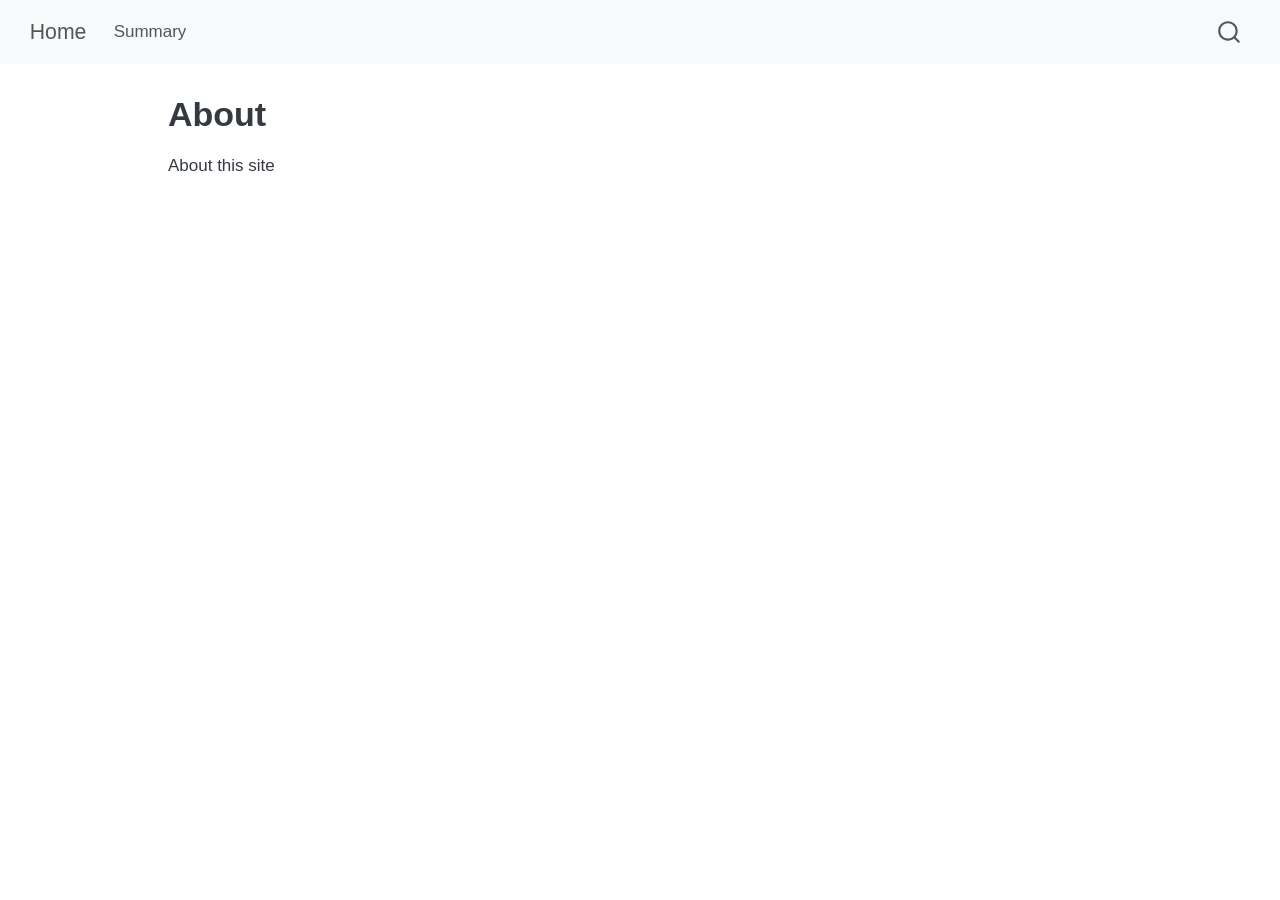
<file: index.html>
<html xmlns="http://www.w3.org/1999/xhtml">    
  <head>      
    <title>Redirect to contents/about.html</title>      
    <meta http-equiv="refresh" content="0;URL='contents/about.html'" />    
  </head>    
  <body> 
  </body>  
</html>
</file>
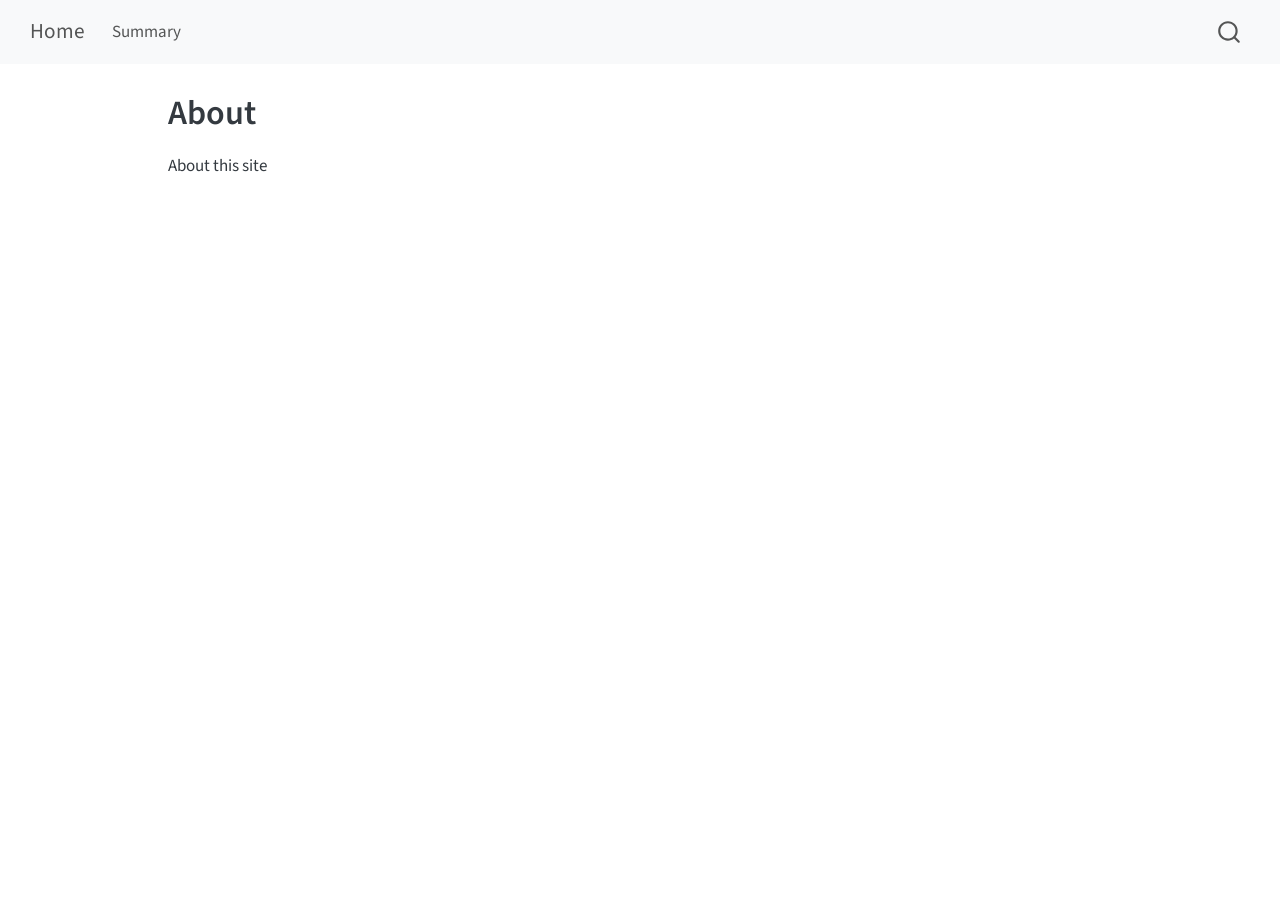
<file: contents/about.html>
<!DOCTYPE html>
<html xmlns="http://www.w3.org/1999/xhtml" lang="en" xml:lang="en"><head>

<meta charset="utf-8">
<meta name="generator" content="quarto-1.6.43">

<meta name="viewport" content="width=device-width, initial-scale=1.0, user-scalable=yes">


<title>About – Home</title>
<style>
code{white-space: pre-wrap;}
span.smallcaps{font-variant: small-caps;}
div.columns{display: flex; gap: min(4vw, 1.5em);}
div.column{flex: auto; overflow-x: auto;}
div.hanging-indent{margin-left: 1.5em; text-indent: -1.5em;}
ul.task-list{list-style: none;}
ul.task-list li input[type="checkbox"] {
  width: 0.8em;
  margin: 0 0.8em 0.2em -1em; /* quarto-specific, see https://github.com/quarto-dev/quarto-cli/issues/4556 */ 
  vertical-align: middle;
}
</style>


<script src="../site_libs/quarto-nav/quarto-nav.js"></script>
<script src="../site_libs/quarto-nav/headroom.min.js"></script>
<script src="../site_libs/clipboard/clipboard.min.js"></script>
<script src="../site_libs/quarto-search/autocomplete.umd.js"></script>
<script src="../site_libs/quarto-search/fuse.min.js"></script>
<script src="../site_libs/quarto-search/quarto-search.js"></script>
<meta name="quarto:offset" content="../">
<script src="../site_libs/quarto-html/quarto.js"></script>
<script src="../site_libs/quarto-html/popper.min.js"></script>
<script src="../site_libs/quarto-html/tippy.umd.min.js"></script>
<script src="../site_libs/quarto-html/anchor.min.js"></script>
<link href="../site_libs/quarto-html/tippy.css" rel="stylesheet">
<link href="../site_libs/quarto-html/quarto-syntax-highlighting-d4d76bf8491c20bad77d141916dc28e1.css" rel="stylesheet" id="quarto-text-highlighting-styles">
<script src="../site_libs/bootstrap/bootstrap.min.js"></script>
<link href="../site_libs/bootstrap/bootstrap-icons.css" rel="stylesheet">
<link href="../site_libs/bootstrap/bootstrap-6bd9cfa162949bde0a231f530c97869d.min.css" rel="stylesheet" append-hash="true" id="quarto-bootstrap" data-mode="light">
<script id="quarto-search-options" type="application/json">{
  "location": "navbar",
  "copy-button": false,
  "collapse-after": 3,
  "panel-placement": "end",
  "type": "overlay",
  "limit": 50,
  "keyboard-shortcut": [
    "f",
    "/",
    "s"
  ],
  "show-item-context": false,
  "language": {
    "search-no-results-text": "No results",
    "search-matching-documents-text": "matching documents",
    "search-copy-link-title": "Copy link to search",
    "search-hide-matches-text": "Hide additional matches",
    "search-more-match-text": "more match in this document",
    "search-more-matches-text": "more matches in this document",
    "search-clear-button-title": "Clear",
    "search-text-placeholder": "",
    "search-detached-cancel-button-title": "Cancel",
    "search-submit-button-title": "Submit",
    "search-label": "Search"
  }
}</script>


<link rel="stylesheet" href="../styles.css">
</head>

<body class="nav-fixed">

<div id="quarto-search-results"></div>
  <header id="quarto-header" class="headroom fixed-top">
    <nav class="navbar navbar-expand-lg " data-bs-theme="dark">
      <div class="navbar-container container-fluid">
      <div class="navbar-brand-container mx-auto">
    <a class="navbar-brand" href="../index.html">
    <span class="navbar-title">Home</span>
    </a>
  </div>
            <div id="quarto-search" class="" title="Search"></div>
          <button class="navbar-toggler" type="button" data-bs-toggle="collapse" data-bs-target="#navbarCollapse" aria-controls="navbarCollapse" role="menu" aria-expanded="false" aria-label="Toggle navigation" onclick="if (window.quartoToggleHeadroom) { window.quartoToggleHeadroom(); }">
  <span class="navbar-toggler-icon"></span>
</button>
          <div class="collapse navbar-collapse" id="navbarCollapse">
            <ul class="navbar-nav navbar-nav-scroll me-auto">
  <li class="nav-item">
    <a class="nav-link" href="../contents/proposal-short.html"> 
<span class="menu-text">Summary</span></a>
  </li>  
</ul>
          </div> <!-- /navcollapse -->
            <div class="quarto-navbar-tools">
</div>
      </div> <!-- /container-fluid -->
    </nav>
</header>
<!-- content -->
<div id="quarto-content" class="quarto-container page-columns page-rows-contents page-layout-article page-navbar">
<!-- sidebar -->
<!-- margin-sidebar -->
    <div id="quarto-margin-sidebar" class="sidebar margin-sidebar zindex-bottom">
        
    </div>
<!-- main -->
<main class="content" id="quarto-document-content">

<header id="title-block-header" class="quarto-title-block default">
<div class="quarto-title">
<h1 class="title">About</h1>
</div>



<div class="quarto-title-meta">

    
  
    
  </div>
  


</header>


<p>About this site</p>



</main> <!-- /main -->
<script id="quarto-html-after-body" type="application/javascript">
window.document.addEventListener("DOMContentLoaded", function (event) {
  const toggleBodyColorMode = (bsSheetEl) => {
    const mode = bsSheetEl.getAttribute("data-mode");
    const bodyEl = window.document.querySelector("body");
    if (mode === "dark") {
      bodyEl.classList.add("quarto-dark");
      bodyEl.classList.remove("quarto-light");
    } else {
      bodyEl.classList.add("quarto-light");
      bodyEl.classList.remove("quarto-dark");
    }
  }
  const toggleBodyColorPrimary = () => {
    const bsSheetEl = window.document.querySelector("link#quarto-bootstrap");
    if (bsSheetEl) {
      toggleBodyColorMode(bsSheetEl);
    }
  }
  toggleBodyColorPrimary();  
  const icon = "";
  const anchorJS = new window.AnchorJS();
  anchorJS.options = {
    placement: 'right',
    icon: icon
  };
  anchorJS.add('.anchored');
  const isCodeAnnotation = (el) => {
    for (const clz of el.classList) {
      if (clz.startsWith('code-annotation-')) {                     
        return true;
      }
    }
    return false;
  }
  const onCopySuccess = function(e) {
    // button target
    const button = e.trigger;
    // don't keep focus
    button.blur();
    // flash "checked"
    button.classList.add('code-copy-button-checked');
    var currentTitle = button.getAttribute("title");
    button.setAttribute("title", "Copied!");
    let tooltip;
    if (window.bootstrap) {
      button.setAttribute("data-bs-toggle", "tooltip");
      button.setAttribute("data-bs-placement", "left");
      button.setAttribute("data-bs-title", "Copied!");
      tooltip = new bootstrap.Tooltip(button, 
        { trigger: "manual", 
          customClass: "code-copy-button-tooltip",
          offset: [0, -8]});
      tooltip.show();    
    }
    setTimeout(function() {
      if (tooltip) {
        tooltip.hide();
        button.removeAttribute("data-bs-title");
        button.removeAttribute("data-bs-toggle");
        button.removeAttribute("data-bs-placement");
      }
      button.setAttribute("title", currentTitle);
      button.classList.remove('code-copy-button-checked');
    }, 1000);
    // clear code selection
    e.clearSelection();
  }
  const getTextToCopy = function(trigger) {
      const codeEl = trigger.previousElementSibling.cloneNode(true);
      for (const childEl of codeEl.children) {
        if (isCodeAnnotation(childEl)) {
          childEl.remove();
        }
      }
      return codeEl.innerText;
  }
  const clipboard = new window.ClipboardJS('.code-copy-button:not([data-in-quarto-modal])', {
    text: getTextToCopy
  });
  clipboard.on('success', onCopySuccess);
  if (window.document.getElementById('quarto-embedded-source-code-modal')) {
    const clipboardModal = new window.ClipboardJS('.code-copy-button[data-in-quarto-modal]', {
      text: getTextToCopy,
      container: window.document.getElementById('quarto-embedded-source-code-modal')
    });
    clipboardModal.on('success', onCopySuccess);
  }
    var localhostRegex = new RegExp(/^(?:http|https):\/\/localhost\:?[0-9]*\//);
    var mailtoRegex = new RegExp(/^mailto:/);
      var filterRegex = new RegExp('/' + window.location.host + '/');
    var isInternal = (href) => {
        return filterRegex.test(href) || localhostRegex.test(href) || mailtoRegex.test(href);
    }
    // Inspect non-navigation links and adorn them if external
 	var links = window.document.querySelectorAll('a[href]:not(.nav-link):not(.navbar-brand):not(.toc-action):not(.sidebar-link):not(.sidebar-item-toggle):not(.pagination-link):not(.no-external):not([aria-hidden]):not(.dropdown-item):not(.quarto-navigation-tool):not(.about-link)');
    for (var i=0; i<links.length; i++) {
      const link = links[i];
      if (!isInternal(link.href)) {
        // undo the damage that might have been done by quarto-nav.js in the case of
        // links that we want to consider external
        if (link.dataset.originalHref !== undefined) {
          link.href = link.dataset.originalHref;
        }
      }
    }
  function tippyHover(el, contentFn, onTriggerFn, onUntriggerFn) {
    const config = {
      allowHTML: true,
      maxWidth: 500,
      delay: 100,
      arrow: false,
      appendTo: function(el) {
          return el.parentElement;
      },
      interactive: true,
      interactiveBorder: 10,
      theme: 'quarto',
      placement: 'bottom-start',
    };
    if (contentFn) {
      config.content = contentFn;
    }
    if (onTriggerFn) {
      config.onTrigger = onTriggerFn;
    }
    if (onUntriggerFn) {
      config.onUntrigger = onUntriggerFn;
    }
    window.tippy(el, config); 
  }
  const noterefs = window.document.querySelectorAll('a[role="doc-noteref"]');
  for (var i=0; i<noterefs.length; i++) {
    const ref = noterefs[i];
    tippyHover(ref, function() {
      // use id or data attribute instead here
      let href = ref.getAttribute('data-footnote-href') || ref.getAttribute('href');
      try { href = new URL(href).hash; } catch {}
      const id = href.replace(/^#\/?/, "");
      const note = window.document.getElementById(id);
      if (note) {
        return note.innerHTML;
      } else {
        return "";
      }
    });
  }
  const xrefs = window.document.querySelectorAll('a.quarto-xref');
  const processXRef = (id, note) => {
    // Strip column container classes
    const stripColumnClz = (el) => {
      el.classList.remove("page-full", "page-columns");
      if (el.children) {
        for (const child of el.children) {
          stripColumnClz(child);
        }
      }
    }
    stripColumnClz(note)
    if (id === null || id.startsWith('sec-')) {
      // Special case sections, only their first couple elements
      const container = document.createElement("div");
      if (note.children && note.children.length > 2) {
        container.appendChild(note.children[0].cloneNode(true));
        for (let i = 1; i < note.children.length; i++) {
          const child = note.children[i];
          if (child.tagName === "P" && child.innerText === "") {
            continue;
          } else {
            container.appendChild(child.cloneNode(true));
            break;
          }
        }
        if (window.Quarto?.typesetMath) {
          window.Quarto.typesetMath(container);
        }
        return container.innerHTML
      } else {
        if (window.Quarto?.typesetMath) {
          window.Quarto.typesetMath(note);
        }
        return note.innerHTML;
      }
    } else {
      // Remove any anchor links if they are present
      const anchorLink = note.querySelector('a.anchorjs-link');
      if (anchorLink) {
        anchorLink.remove();
      }
      if (window.Quarto?.typesetMath) {
        window.Quarto.typesetMath(note);
      }
      if (note.classList.contains("callout")) {
        return note.outerHTML;
      } else {
        return note.innerHTML;
      }
    }
  }
  for (var i=0; i<xrefs.length; i++) {
    const xref = xrefs[i];
    tippyHover(xref, undefined, function(instance) {
      instance.disable();
      let url = xref.getAttribute('href');
      let hash = undefined; 
      if (url.startsWith('#')) {
        hash = url;
      } else {
        try { hash = new URL(url).hash; } catch {}
      }
      if (hash) {
        const id = hash.replace(/^#\/?/, "");
        const note = window.document.getElementById(id);
        if (note !== null) {
          try {
            const html = processXRef(id, note.cloneNode(true));
            instance.setContent(html);
          } finally {
            instance.enable();
            instance.show();
          }
        } else {
          // See if we can fetch this
          fetch(url.split('#')[0])
          .then(res => res.text())
          .then(html => {
            const parser = new DOMParser();
            const htmlDoc = parser.parseFromString(html, "text/html");
            const note = htmlDoc.getElementById(id);
            if (note !== null) {
              const html = processXRef(id, note);
              instance.setContent(html);
            } 
          }).finally(() => {
            instance.enable();
            instance.show();
          });
        }
      } else {
        // See if we can fetch a full url (with no hash to target)
        // This is a special case and we should probably do some content thinning / targeting
        fetch(url)
        .then(res => res.text())
        .then(html => {
          const parser = new DOMParser();
          const htmlDoc = parser.parseFromString(html, "text/html");
          const note = htmlDoc.querySelector('main.content');
          if (note !== null) {
            // This should only happen for chapter cross references
            // (since there is no id in the URL)
            // remove the first header
            if (note.children.length > 0 && note.children[0].tagName === "HEADER") {
              note.children[0].remove();
            }
            const html = processXRef(null, note);
            instance.setContent(html);
          } 
        }).finally(() => {
          instance.enable();
          instance.show();
        });
      }
    }, function(instance) {
    });
  }
      let selectedAnnoteEl;
      const selectorForAnnotation = ( cell, annotation) => {
        let cellAttr = 'data-code-cell="' + cell + '"';
        let lineAttr = 'data-code-annotation="' +  annotation + '"';
        const selector = 'span[' + cellAttr + '][' + lineAttr + ']';
        return selector;
      }
      const selectCodeLines = (annoteEl) => {
        const doc = window.document;
        const targetCell = annoteEl.getAttribute("data-target-cell");
        const targetAnnotation = annoteEl.getAttribute("data-target-annotation");
        const annoteSpan = window.document.querySelector(selectorForAnnotation(targetCell, targetAnnotation));
        const lines = annoteSpan.getAttribute("data-code-lines").split(",");
        const lineIds = lines.map((line) => {
          return targetCell + "-" + line;
        })
        let top = null;
        let height = null;
        let parent = null;
        if (lineIds.length > 0) {
            //compute the position of the single el (top and bottom and make a div)
            const el = window.document.getElementById(lineIds[0]);
            top = el.offsetTop;
            height = el.offsetHeight;
            parent = el.parentElement.parentElement;
          if (lineIds.length > 1) {
            const lastEl = window.document.getElementById(lineIds[lineIds.length - 1]);
            const bottom = lastEl.offsetTop + lastEl.offsetHeight;
            height = bottom - top;
          }
          if (top !== null && height !== null && parent !== null) {
            // cook up a div (if necessary) and position it 
            let div = window.document.getElementById("code-annotation-line-highlight");
            if (div === null) {
              div = window.document.createElement("div");
              div.setAttribute("id", "code-annotation-line-highlight");
              div.style.position = 'absolute';
              parent.appendChild(div);
            }
            div.style.top = top - 2 + "px";
            div.style.height = height + 4 + "px";
            div.style.left = 0;
            let gutterDiv = window.document.getElementById("code-annotation-line-highlight-gutter");
            if (gutterDiv === null) {
              gutterDiv = window.document.createElement("div");
              gutterDiv.setAttribute("id", "code-annotation-line-highlight-gutter");
              gutterDiv.style.position = 'absolute';
              const codeCell = window.document.getElementById(targetCell);
              const gutter = codeCell.querySelector('.code-annotation-gutter');
              gutter.appendChild(gutterDiv);
            }
            gutterDiv.style.top = top - 2 + "px";
            gutterDiv.style.height = height + 4 + "px";
          }
          selectedAnnoteEl = annoteEl;
        }
      };
      const unselectCodeLines = () => {
        const elementsIds = ["code-annotation-line-highlight", "code-annotation-line-highlight-gutter"];
        elementsIds.forEach((elId) => {
          const div = window.document.getElementById(elId);
          if (div) {
            div.remove();
          }
        });
        selectedAnnoteEl = undefined;
      };
        // Handle positioning of the toggle
    window.addEventListener(
      "resize",
      throttle(() => {
        elRect = undefined;
        if (selectedAnnoteEl) {
          selectCodeLines(selectedAnnoteEl);
        }
      }, 10)
    );
    function throttle(fn, ms) {
    let throttle = false;
    let timer;
      return (...args) => {
        if(!throttle) { // first call gets through
            fn.apply(this, args);
            throttle = true;
        } else { // all the others get throttled
            if(timer) clearTimeout(timer); // cancel #2
            timer = setTimeout(() => {
              fn.apply(this, args);
              timer = throttle = false;
            }, ms);
        }
      };
    }
      // Attach click handler to the DT
      const annoteDls = window.document.querySelectorAll('dt[data-target-cell]');
      for (const annoteDlNode of annoteDls) {
        annoteDlNode.addEventListener('click', (event) => {
          const clickedEl = event.target;
          if (clickedEl !== selectedAnnoteEl) {
            unselectCodeLines();
            const activeEl = window.document.querySelector('dt[data-target-cell].code-annotation-active');
            if (activeEl) {
              activeEl.classList.remove('code-annotation-active');
            }
            selectCodeLines(clickedEl);
            clickedEl.classList.add('code-annotation-active');
          } else {
            // Unselect the line
            unselectCodeLines();
            clickedEl.classList.remove('code-annotation-active');
          }
        });
      }
  const findCites = (el) => {
    const parentEl = el.parentElement;
    if (parentEl) {
      const cites = parentEl.dataset.cites;
      if (cites) {
        return {
          el,
          cites: cites.split(' ')
        };
      } else {
        return findCites(el.parentElement)
      }
    } else {
      return undefined;
    }
  };
  var bibliorefs = window.document.querySelectorAll('a[role="doc-biblioref"]');
  for (var i=0; i<bibliorefs.length; i++) {
    const ref = bibliorefs[i];
    const citeInfo = findCites(ref);
    if (citeInfo) {
      tippyHover(citeInfo.el, function() {
        var popup = window.document.createElement('div');
        citeInfo.cites.forEach(function(cite) {
          var citeDiv = window.document.createElement('div');
          citeDiv.classList.add('hanging-indent');
          citeDiv.classList.add('csl-entry');
          var biblioDiv = window.document.getElementById('ref-' + cite);
          if (biblioDiv) {
            citeDiv.innerHTML = biblioDiv.innerHTML;
          }
          popup.appendChild(citeDiv);
        });
        return popup.innerHTML;
      });
    }
  }
});
</script>
</div> <!-- /content -->




</body></html>
</file>
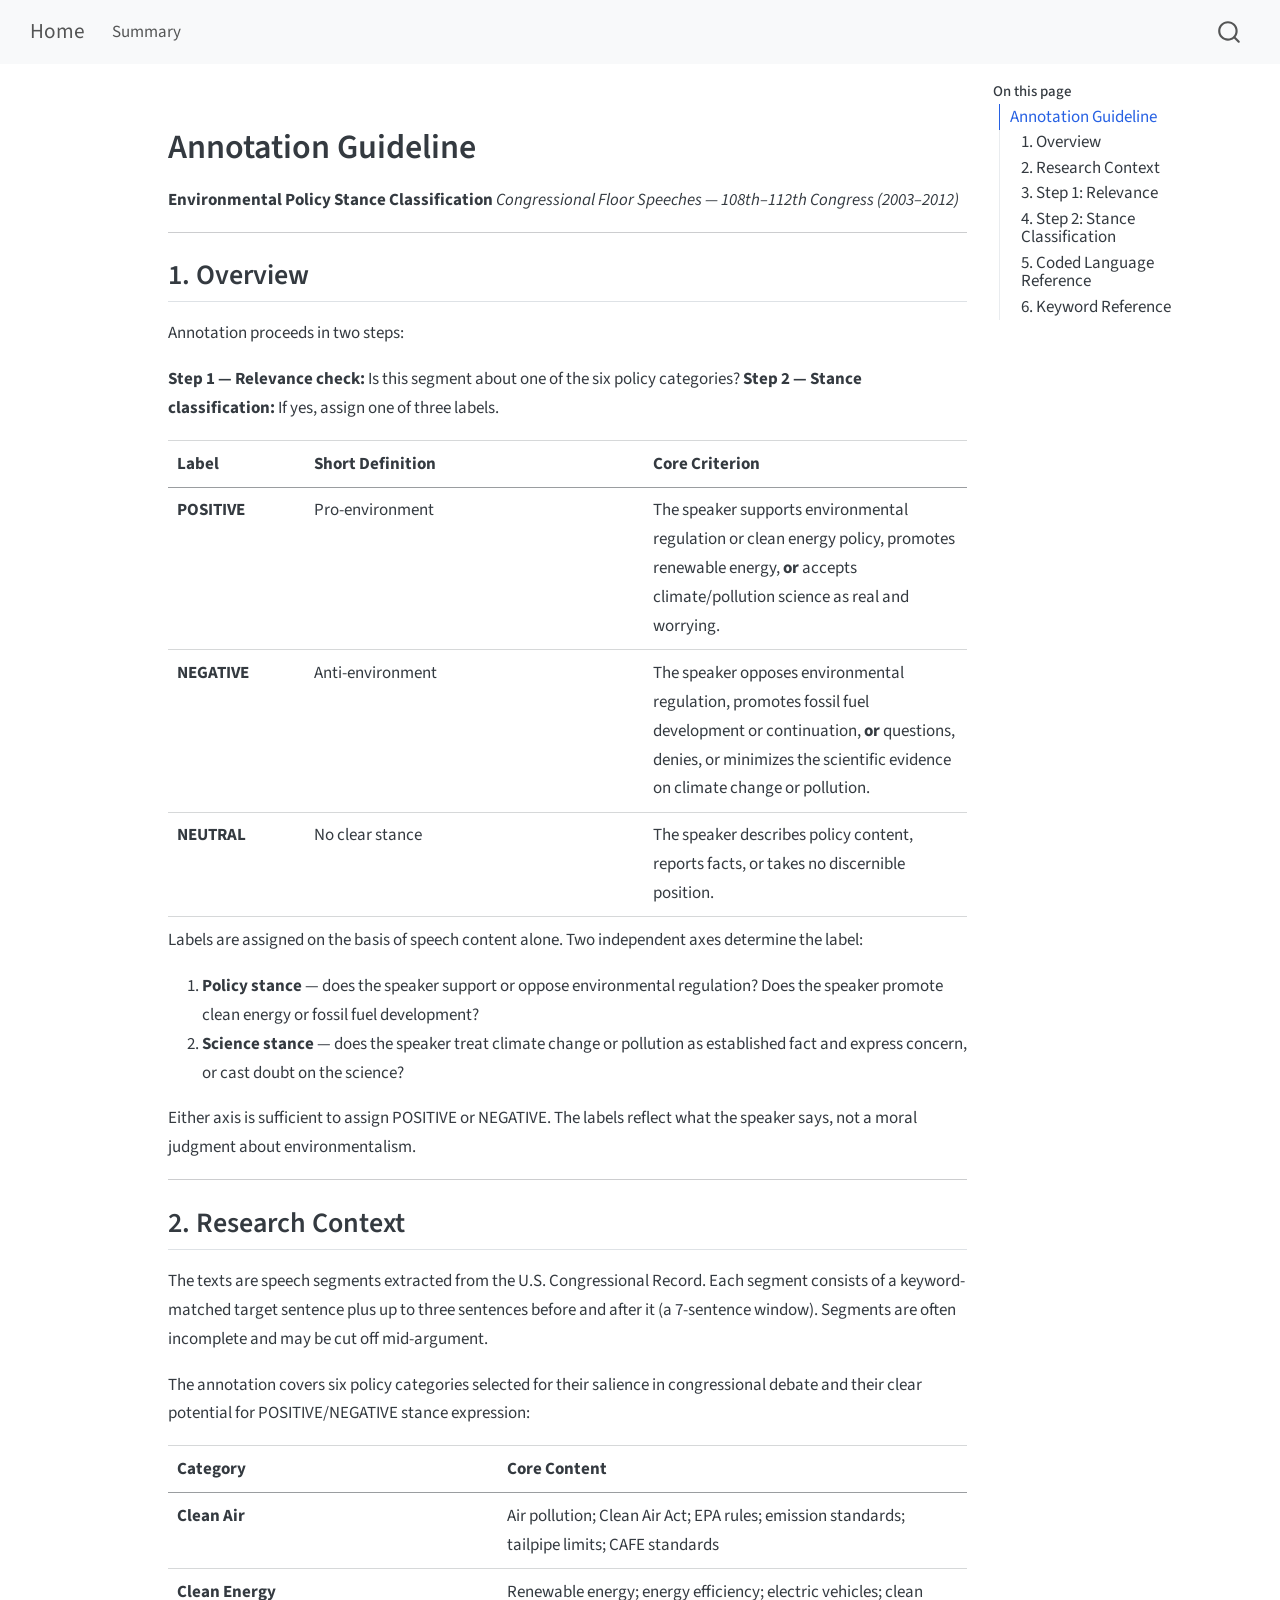
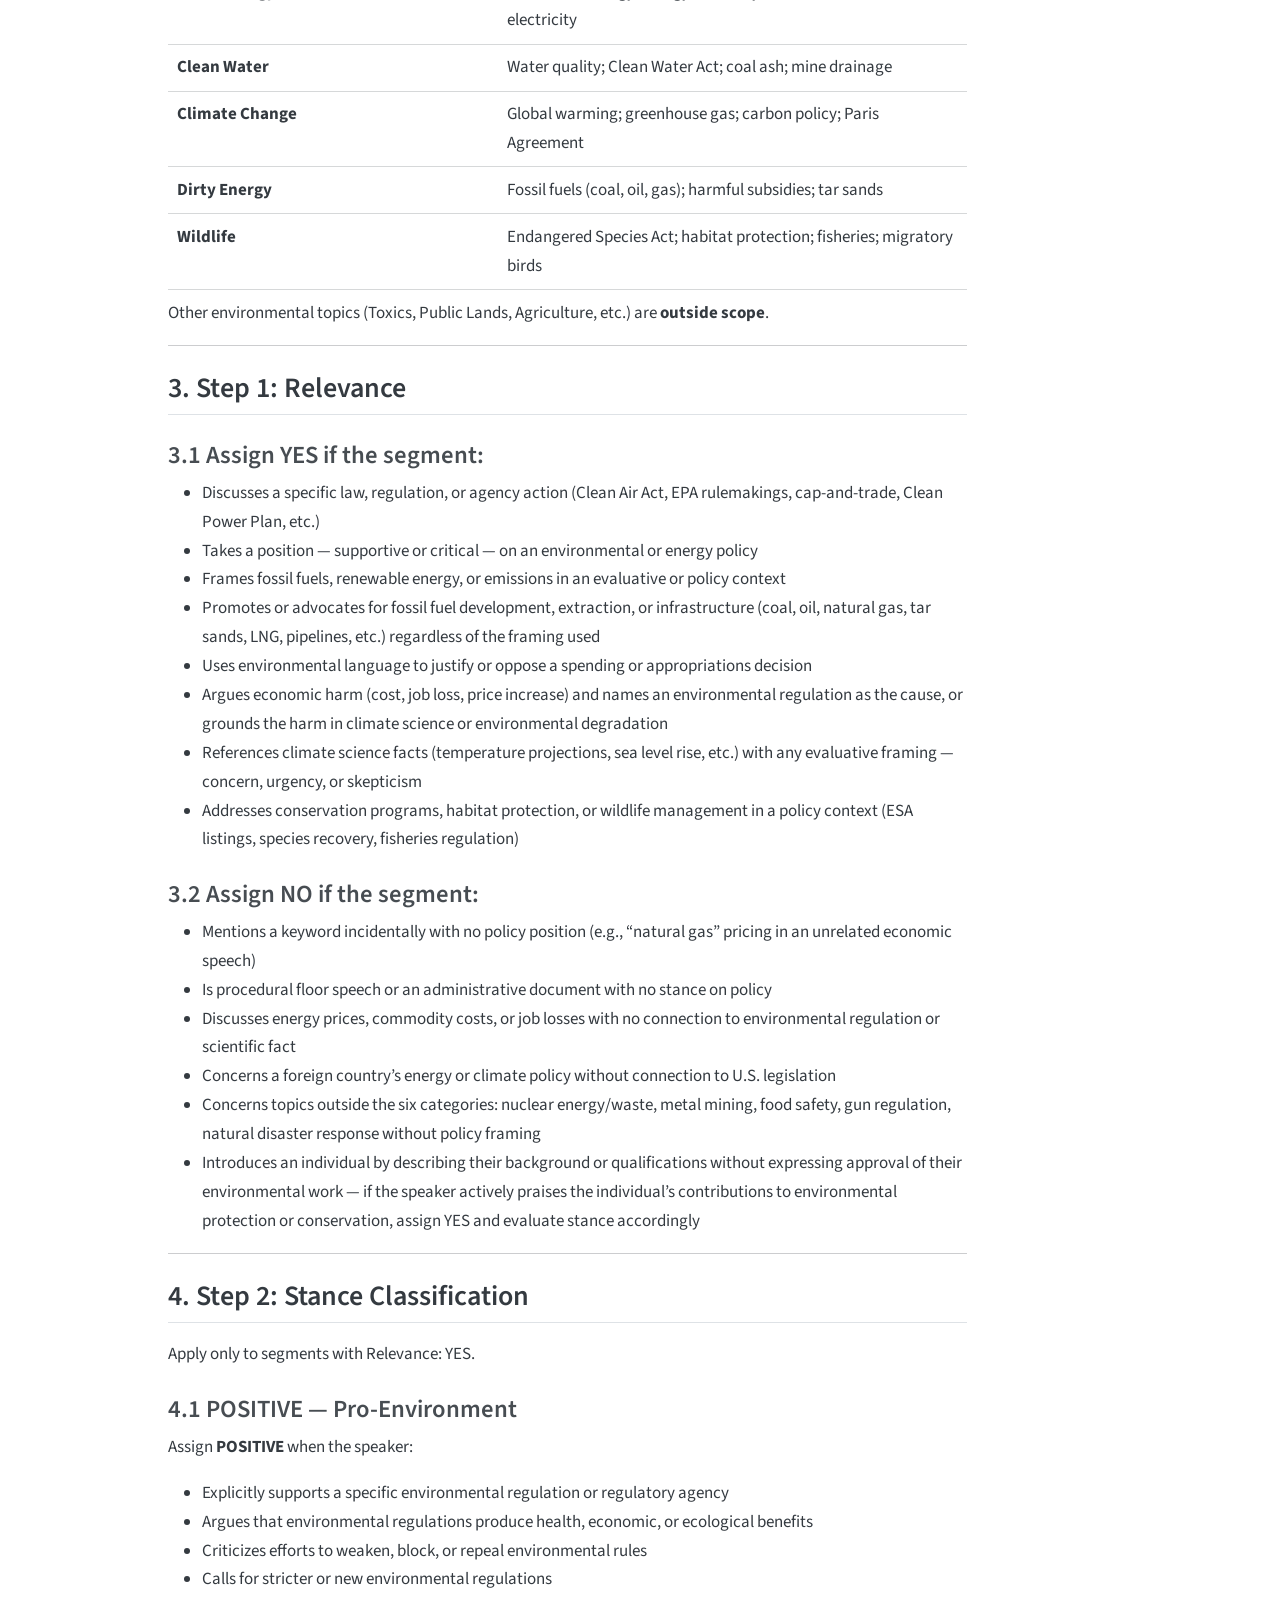
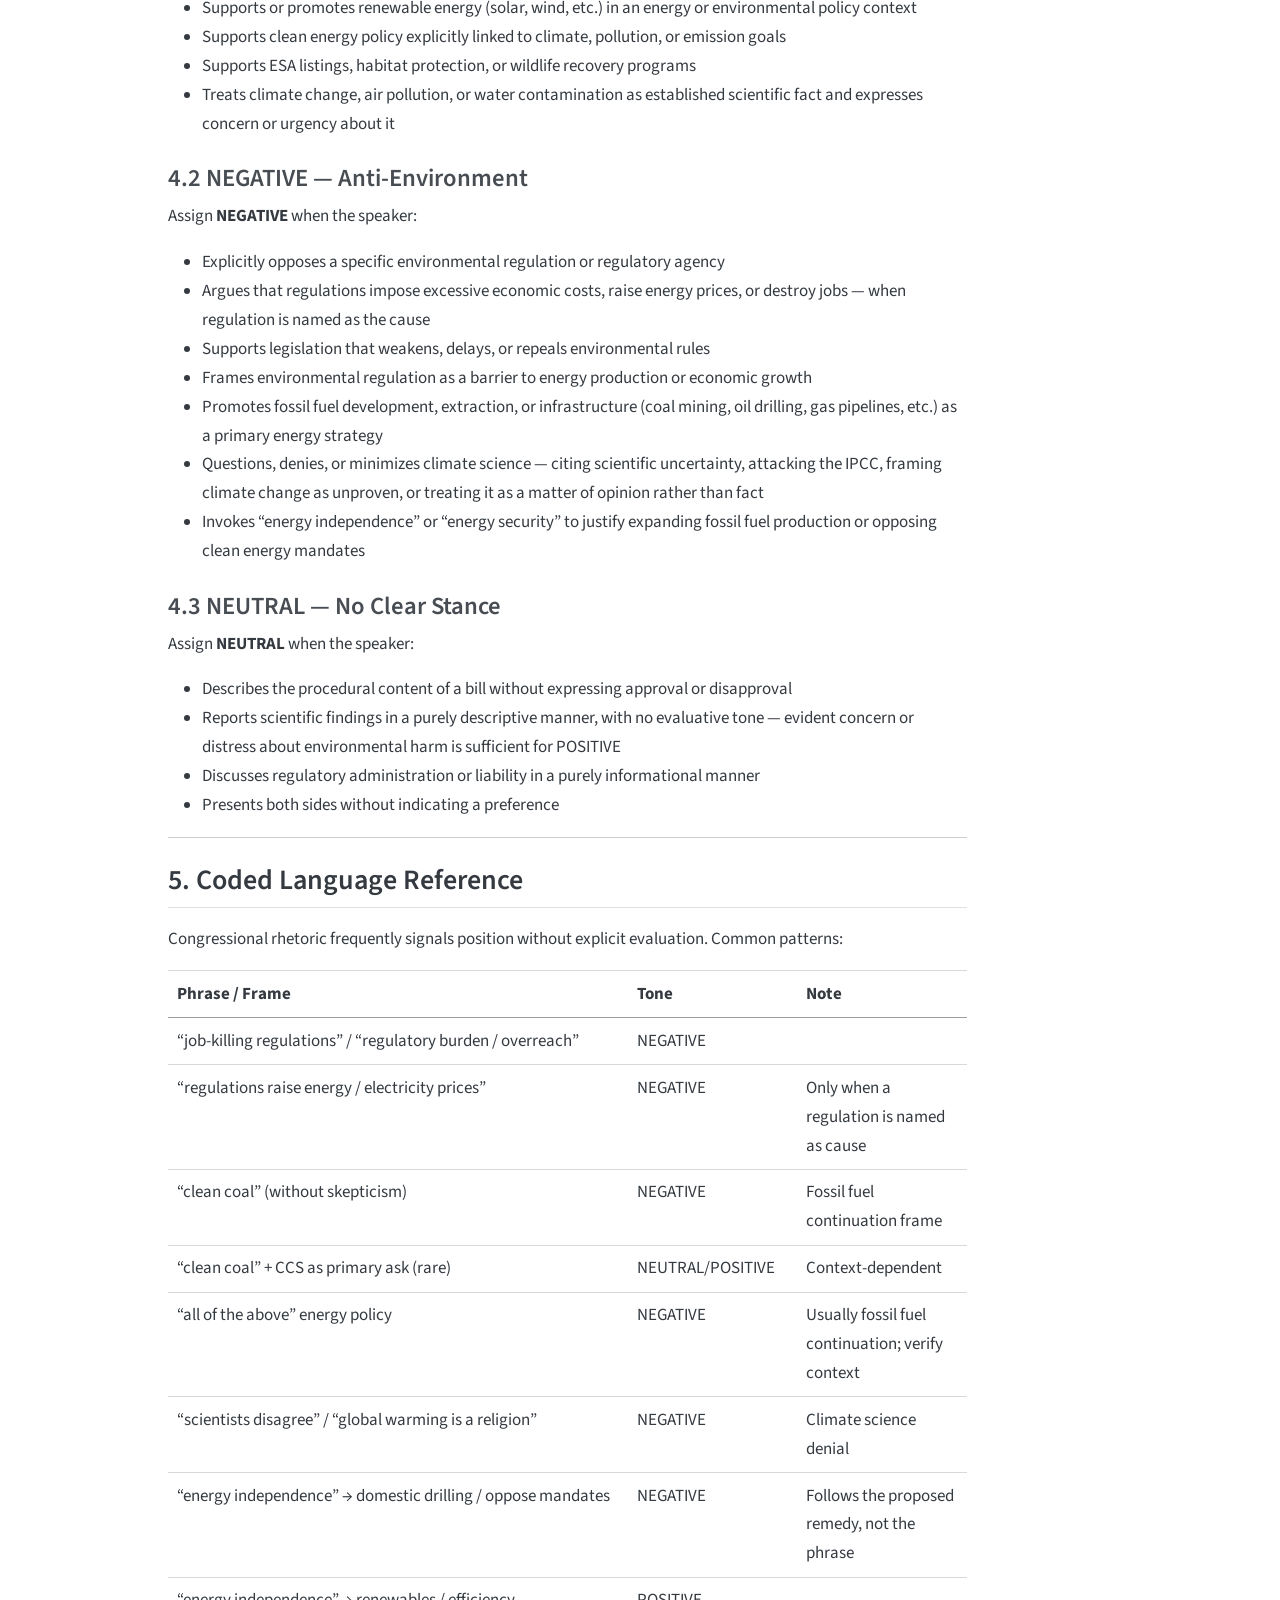
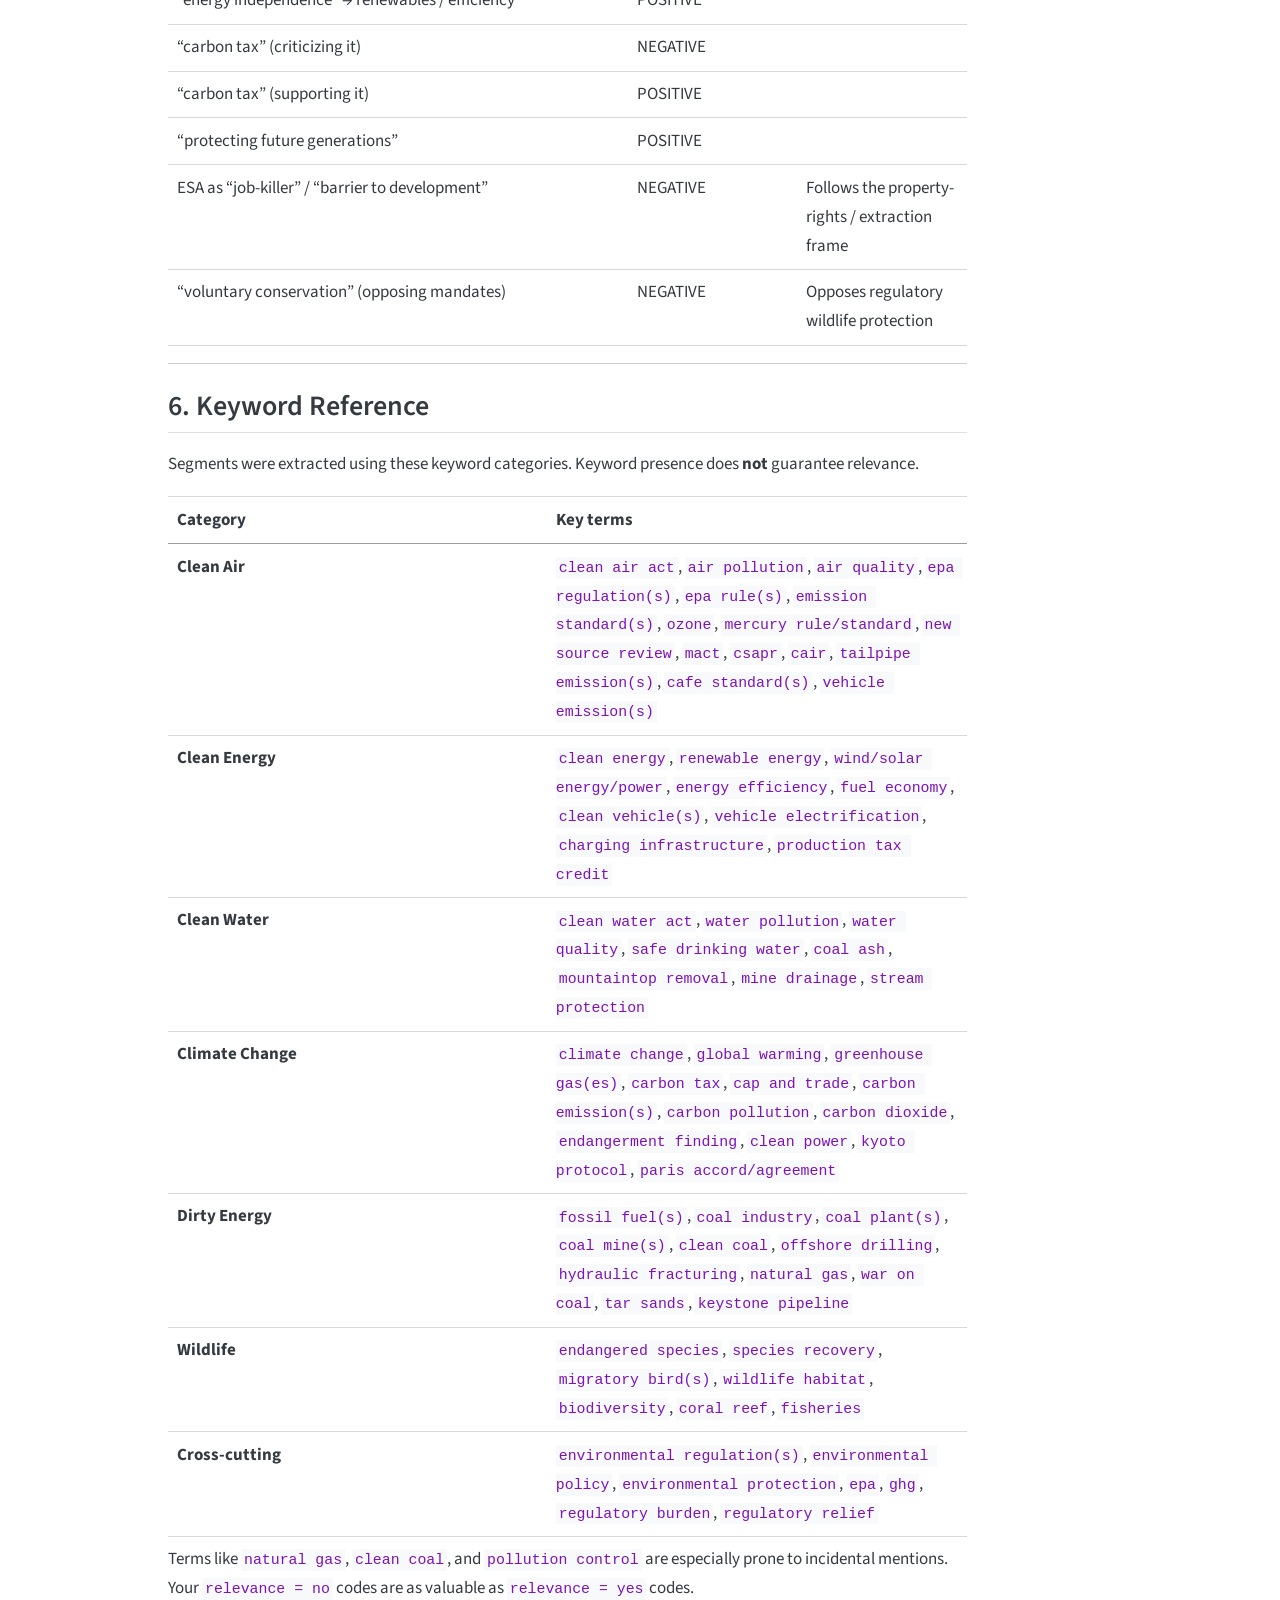
<file: contents/annotation_guideline.html>
<!DOCTYPE html>
<html xmlns="http://www.w3.org/1999/xhtml" lang="en" xml:lang="en"><head>

<meta charset="utf-8">
<meta name="generator" content="quarto-1.6.43">

<meta name="viewport" content="width=device-width, initial-scale=1.0, user-scalable=yes">


<title>annotation_guideline – Home</title>
<style>
code{white-space: pre-wrap;}
span.smallcaps{font-variant: small-caps;}
div.columns{display: flex; gap: min(4vw, 1.5em);}
div.column{flex: auto; overflow-x: auto;}
div.hanging-indent{margin-left: 1.5em; text-indent: -1.5em;}
ul.task-list{list-style: none;}
ul.task-list li input[type="checkbox"] {
  width: 0.8em;
  margin: 0 0.8em 0.2em -1em; /* quarto-specific, see https://github.com/quarto-dev/quarto-cli/issues/4556 */ 
  vertical-align: middle;
}
</style>


<script src="../site_libs/quarto-nav/quarto-nav.js"></script>
<script src="../site_libs/quarto-nav/headroom.min.js"></script>
<script src="../site_libs/clipboard/clipboard.min.js"></script>
<script src="../site_libs/quarto-search/autocomplete.umd.js"></script>
<script src="../site_libs/quarto-search/fuse.min.js"></script>
<script src="../site_libs/quarto-search/quarto-search.js"></script>
<meta name="quarto:offset" content="../">
<script src="../site_libs/quarto-html/quarto.js"></script>
<script src="../site_libs/quarto-html/popper.min.js"></script>
<script src="../site_libs/quarto-html/tippy.umd.min.js"></script>
<script src="../site_libs/quarto-html/anchor.min.js"></script>
<link href="../site_libs/quarto-html/tippy.css" rel="stylesheet">
<link href="../site_libs/quarto-html/quarto-syntax-highlighting-d4d76bf8491c20bad77d141916dc28e1.css" rel="stylesheet" id="quarto-text-highlighting-styles">
<script src="../site_libs/bootstrap/bootstrap.min.js"></script>
<link href="../site_libs/bootstrap/bootstrap-icons.css" rel="stylesheet">
<link href="../site_libs/bootstrap/bootstrap-6bd9cfa162949bde0a231f530c97869d.min.css" rel="stylesheet" append-hash="true" id="quarto-bootstrap" data-mode="light">
<script id="quarto-search-options" type="application/json">{
  "location": "navbar",
  "copy-button": false,
  "collapse-after": 3,
  "panel-placement": "end",
  "type": "overlay",
  "limit": 50,
  "keyboard-shortcut": [
    "f",
    "/",
    "s"
  ],
  "show-item-context": false,
  "language": {
    "search-no-results-text": "No results",
    "search-matching-documents-text": "matching documents",
    "search-copy-link-title": "Copy link to search",
    "search-hide-matches-text": "Hide additional matches",
    "search-more-match-text": "more match in this document",
    "search-more-matches-text": "more matches in this document",
    "search-clear-button-title": "Clear",
    "search-text-placeholder": "",
    "search-detached-cancel-button-title": "Cancel",
    "search-submit-button-title": "Submit",
    "search-label": "Search"
  }
}</script>


<link rel="stylesheet" href="../styles.css">
</head>

<body class="nav-fixed">

<div id="quarto-search-results"></div>
  <header id="quarto-header" class="headroom fixed-top">
    <nav class="navbar navbar-expand-lg " data-bs-theme="dark">
      <div class="navbar-container container-fluid">
      <div class="navbar-brand-container mx-auto">
    <a class="navbar-brand" href="../index.html">
    <span class="navbar-title">Home</span>
    </a>
  </div>
            <div id="quarto-search" class="" title="Search"></div>
          <button class="navbar-toggler" type="button" data-bs-toggle="collapse" data-bs-target="#navbarCollapse" aria-controls="navbarCollapse" role="menu" aria-expanded="false" aria-label="Toggle navigation" onclick="if (window.quartoToggleHeadroom) { window.quartoToggleHeadroom(); }">
  <span class="navbar-toggler-icon"></span>
</button>
          <div class="collapse navbar-collapse" id="navbarCollapse">
            <ul class="navbar-nav navbar-nav-scroll me-auto">
  <li class="nav-item">
    <a class="nav-link" href="../contents/proposal-short.html"> 
<span class="menu-text">Summary</span></a>
  </li>  
</ul>
          </div> <!-- /navcollapse -->
            <div class="quarto-navbar-tools">
</div>
      </div> <!-- /container-fluid -->
    </nav>
</header>
<!-- content -->
<div id="quarto-content" class="quarto-container page-columns page-rows-contents page-layout-article page-navbar">
<!-- sidebar -->
<!-- margin-sidebar -->
    <div id="quarto-margin-sidebar" class="sidebar margin-sidebar">
        <nav id="TOC" role="doc-toc" class="toc-active">
    <h2 id="toc-title">On this page</h2>
   
  <ul>
  <li><a href="#annotation-guideline" id="toc-annotation-guideline" class="nav-link active" data-scroll-target="#annotation-guideline">Annotation Guideline</a>
  <ul class="collapse">
  <li><a href="#overview" id="toc-overview" class="nav-link" data-scroll-target="#overview">1. Overview</a></li>
  <li><a href="#research-context" id="toc-research-context" class="nav-link" data-scroll-target="#research-context">2. Research Context</a></li>
  <li><a href="#step-1-relevance" id="toc-step-1-relevance" class="nav-link" data-scroll-target="#step-1-relevance">3. Step 1: Relevance</a>
  <ul class="collapse">
  <li><a href="#assign-yes-if-the-segment" id="toc-assign-yes-if-the-segment" class="nav-link" data-scroll-target="#assign-yes-if-the-segment">3.1 Assign YES if the segment:</a></li>
  <li><a href="#assign-no-if-the-segment" id="toc-assign-no-if-the-segment" class="nav-link" data-scroll-target="#assign-no-if-the-segment">3.2 Assign NO if the segment:</a></li>
  </ul></li>
  <li><a href="#step-2-stance-classification" id="toc-step-2-stance-classification" class="nav-link" data-scroll-target="#step-2-stance-classification">4. Step 2: Stance Classification</a>
  <ul class="collapse">
  <li><a href="#positive-pro-environment" id="toc-positive-pro-environment" class="nav-link" data-scroll-target="#positive-pro-environment">4.1 POSITIVE — Pro-Environment</a></li>
  <li><a href="#negative-anti-environment" id="toc-negative-anti-environment" class="nav-link" data-scroll-target="#negative-anti-environment">4.2 NEGATIVE — Anti-Environment</a></li>
  <li><a href="#neutral-no-clear-stance" id="toc-neutral-no-clear-stance" class="nav-link" data-scroll-target="#neutral-no-clear-stance">4.3 NEUTRAL — No Clear Stance</a></li>
  </ul></li>
  <li><a href="#coded-language-reference" id="toc-coded-language-reference" class="nav-link" data-scroll-target="#coded-language-reference">5. Coded Language Reference</a></li>
  <li><a href="#keyword-reference" id="toc-keyword-reference" class="nav-link" data-scroll-target="#keyword-reference">6. Keyword Reference</a></li>
  </ul></li>
  </ul>
</nav>
    </div>
<!-- main -->
<main class="content" id="quarto-document-content"><header id="title-block-header" class="quarto-title-block"></header>




<section id="annotation-guideline" class="level1">
<h1>Annotation Guideline</h1>
<p><strong>Environmental Policy Stance Classification</strong> <em>Congressional Floor Speeches — 108th–112th Congress (2003–2012)</em></p>
<hr>
<section id="overview" class="level2">
<h2 class="anchored" data-anchor-id="overview">1. Overview</h2>
<p>Annotation proceeds in two steps:</p>
<p><strong>Step 1 — Relevance check:</strong> Is this segment about one of the six policy categories? <strong>Step 2 — Stance classification:</strong> If yes, assign one of three labels.</p>
<table class="caption-top table">
<colgroup>
<col style="width: 17%">
<col style="width: 42%">
<col style="width: 40%">
</colgroup>
<thead>
<tr class="header">
<th>Label</th>
<th>Short Definition</th>
<th>Core Criterion</th>
</tr>
</thead>
<tbody>
<tr class="odd">
<td><strong>POSITIVE</strong></td>
<td>Pro-environment</td>
<td>The speaker supports environmental regulation or clean energy policy, promotes renewable energy, <strong>or</strong> accepts climate/pollution science as real and worrying.</td>
</tr>
<tr class="even">
<td><strong>NEGATIVE</strong></td>
<td>Anti-environment</td>
<td>The speaker opposes environmental regulation, promotes fossil fuel development or continuation, <strong>or</strong> questions, denies, or minimizes the scientific evidence on climate change or pollution.</td>
</tr>
<tr class="odd">
<td><strong>NEUTRAL</strong></td>
<td>No clear stance</td>
<td>The speaker describes policy content, reports facts, or takes no discernible position.</td>
</tr>
</tbody>
</table>
<p>Labels are assigned on the basis of speech content alone. Two independent axes determine the label:</p>
<ol type="1">
<li><strong>Policy stance</strong> — does the speaker support or oppose environmental regulation? Does the speaker promote clean energy or fossil fuel development?</li>
<li><strong>Science stance</strong> — does the speaker treat climate change or pollution as established fact and express concern, or cast doubt on the science?</li>
</ol>
<p>Either axis is sufficient to assign POSITIVE or NEGATIVE. The labels reflect what the speaker says, not a moral judgment about environmentalism.</p>
<hr>
</section>
<section id="research-context" class="level2">
<h2 class="anchored" data-anchor-id="research-context">2. Research Context</h2>
<p>The texts are speech segments extracted from the U.S. Congressional Record. Each segment consists of a keyword-matched target sentence plus up to three sentences before and after it (a 7-sentence window). Segments are often incomplete and may be cut off mid-argument.</p>
<p>The annotation covers six policy categories selected for their salience in congressional debate and their clear potential for POSITIVE/NEGATIVE stance expression:</p>
<table class="caption-top table">
<colgroup>
<col style="width: 41%">
<col style="width: 58%">
</colgroup>
<thead>
<tr class="header">
<th>Category</th>
<th>Core Content</th>
</tr>
</thead>
<tbody>
<tr class="odd">
<td><strong>Clean Air</strong></td>
<td>Air pollution; Clean Air Act; EPA rules; emission standards; tailpipe limits; CAFE standards</td>
</tr>
<tr class="even">
<td><strong>Clean Energy</strong></td>
<td>Renewable energy; energy efficiency; electric vehicles; clean electricity</td>
</tr>
<tr class="odd">
<td><strong>Clean Water</strong></td>
<td>Water quality; Clean Water Act; coal ash; mine drainage</td>
</tr>
<tr class="even">
<td><strong>Climate Change</strong></td>
<td>Global warming; greenhouse gas; carbon policy; Paris Agreement</td>
</tr>
<tr class="odd">
<td><strong>Dirty Energy</strong></td>
<td>Fossil fuels (coal, oil, gas); harmful subsidies; tar sands</td>
</tr>
<tr class="even">
<td><strong>Wildlife</strong></td>
<td>Endangered Species Act; habitat protection; fisheries; migratory birds</td>
</tr>
</tbody>
</table>
<p>Other environmental topics (Toxics, Public Lands, Agriculture, etc.) are <strong>outside scope</strong>.</p>
<hr>
</section>
<section id="step-1-relevance" class="level2">
<h2 class="anchored" data-anchor-id="step-1-relevance">3. Step 1: Relevance</h2>
<section id="assign-yes-if-the-segment" class="level3">
<h3 class="anchored" data-anchor-id="assign-yes-if-the-segment">3.1 Assign YES if the segment:</h3>
<ul>
<li>Discusses a specific law, regulation, or agency action (Clean Air Act, EPA rulemakings, cap-and-trade, Clean Power Plan, etc.)</li>
<li>Takes a position — supportive or critical — on an environmental or energy policy</li>
<li>Frames fossil fuels, renewable energy, or emissions in an evaluative or policy context</li>
<li>Promotes or advocates for fossil fuel development, extraction, or infrastructure (coal, oil, natural gas, tar sands, LNG, pipelines, etc.) regardless of the framing used</li>
<li>Uses environmental language to justify or oppose a spending or appropriations decision</li>
<li>Argues economic harm (cost, job loss, price increase) and names an environmental regulation as the cause, or grounds the harm in climate science or environmental degradation</li>
<li>References climate science facts (temperature projections, sea level rise, etc.) with any evaluative framing — concern, urgency, or skepticism</li>
<li>Addresses conservation programs, habitat protection, or wildlife management in a policy context (ESA listings, species recovery, fisheries regulation)</li>
</ul>
</section>
<section id="assign-no-if-the-segment" class="level3">
<h3 class="anchored" data-anchor-id="assign-no-if-the-segment">3.2 Assign NO if the segment:</h3>
<ul>
<li>Mentions a keyword incidentally with no policy position (e.g., “natural gas” pricing in an unrelated economic speech)</li>
<li>Is procedural floor speech or an administrative document with no stance on policy</li>
<li>Discusses energy prices, commodity costs, or job losses with no connection to environmental regulation or scientific fact</li>
<li>Concerns a foreign country’s energy or climate policy without connection to U.S. legislation</li>
<li>Concerns topics outside the six categories: nuclear energy/waste, metal mining, food safety, gun regulation, natural disaster response without policy framing</li>
<li>Introduces an individual by describing their background or qualifications without expressing approval of their environmental work — if the speaker actively praises the individual’s contributions to environmental protection or conservation, assign YES and evaluate stance accordingly</li>
</ul>
<hr>
</section>
</section>
<section id="step-2-stance-classification" class="level2">
<h2 class="anchored" data-anchor-id="step-2-stance-classification">4. Step 2: Stance Classification</h2>
<p>Apply only to segments with Relevance: YES.</p>
<section id="positive-pro-environment" class="level3">
<h3 class="anchored" data-anchor-id="positive-pro-environment">4.1 POSITIVE — Pro-Environment</h3>
<p>Assign <strong>POSITIVE</strong> when the speaker:</p>
<ul>
<li>Explicitly supports a specific environmental regulation or regulatory agency</li>
<li>Argues that environmental regulations produce health, economic, or ecological benefits</li>
<li>Criticizes efforts to weaken, block, or repeal environmental rules</li>
<li>Calls for stricter or new environmental regulations</li>
<li>Supports or promotes renewable energy (solar, wind, etc.) in an energy or environmental policy context</li>
<li>Supports clean energy policy explicitly linked to climate, pollution, or emission goals</li>
<li>Supports ESA listings, habitat protection, or wildlife recovery programs</li>
<li>Treats climate change, air pollution, or water contamination as established scientific fact and expresses concern or urgency about it</li>
</ul>
</section>
<section id="negative-anti-environment" class="level3">
<h3 class="anchored" data-anchor-id="negative-anti-environment">4.2 NEGATIVE — Anti-Environment</h3>
<p>Assign <strong>NEGATIVE</strong> when the speaker:</p>
<ul>
<li>Explicitly opposes a specific environmental regulation or regulatory agency</li>
<li>Argues that regulations impose excessive economic costs, raise energy prices, or destroy jobs — when regulation is named as the cause</li>
<li>Supports legislation that weakens, delays, or repeals environmental rules</li>
<li>Frames environmental regulation as a barrier to energy production or economic growth</li>
<li>Promotes fossil fuel development, extraction, or infrastructure (coal mining, oil drilling, gas pipelines, etc.) as a primary energy strategy</li>
<li>Questions, denies, or minimizes climate science — citing scientific uncertainty, attacking the IPCC, framing climate change as unproven, or treating it as a matter of opinion rather than fact</li>
<li>Invokes “energy independence” or “energy security” to justify expanding fossil fuel production or opposing clean energy mandates</li>
</ul>
</section>
<section id="neutral-no-clear-stance" class="level3">
<h3 class="anchored" data-anchor-id="neutral-no-clear-stance">4.3 NEUTRAL — No Clear Stance</h3>
<p>Assign <strong>NEUTRAL</strong> when the speaker:</p>
<ul>
<li>Describes the procedural content of a bill without expressing approval or disapproval</li>
<li>Reports scientific findings in a purely descriptive manner, with no evaluative tone — evident concern or distress about environmental harm is sufficient for POSITIVE</li>
<li>Discusses regulatory administration or liability in a purely informational manner</li>
<li>Presents both sides without indicating a preference</li>
</ul>
<hr>
</section>
</section>
<section id="coded-language-reference" class="level2">
<h2 class="anchored" data-anchor-id="coded-language-reference">5. Coded Language Reference</h2>
<p>Congressional rhetoric frequently signals position without explicit evaluation. Common patterns:</p>
<table class="caption-top table">
<colgroup>
<col style="width: 57%">
<col style="width: 21%">
<col style="width: 21%">
</colgroup>
<thead>
<tr class="header">
<th>Phrase / Frame</th>
<th>Tone</th>
<th>Note</th>
</tr>
</thead>
<tbody>
<tr class="odd">
<td>“job-killing regulations” / “regulatory burden / overreach”</td>
<td>NEGATIVE</td>
<td></td>
</tr>
<tr class="even">
<td>“regulations raise energy / electricity prices”</td>
<td>NEGATIVE</td>
<td>Only when a regulation is named as cause</td>
</tr>
<tr class="odd">
<td>“clean coal” (without skepticism)</td>
<td>NEGATIVE</td>
<td>Fossil fuel continuation frame</td>
</tr>
<tr class="even">
<td>“clean coal” + CCS as primary ask (rare)</td>
<td>NEUTRAL/POSITIVE</td>
<td>Context-dependent</td>
</tr>
<tr class="odd">
<td>“all of the above” energy policy</td>
<td>NEGATIVE</td>
<td>Usually fossil fuel continuation; verify context</td>
</tr>
<tr class="even">
<td>“scientists disagree” / “global warming is a religion”</td>
<td>NEGATIVE</td>
<td>Climate science denial</td>
</tr>
<tr class="odd">
<td>“energy independence” → domestic drilling / oppose mandates</td>
<td>NEGATIVE</td>
<td>Follows the proposed remedy, not the phrase</td>
</tr>
<tr class="even">
<td>“energy independence” → renewables / efficiency</td>
<td>POSITIVE</td>
<td></td>
</tr>
<tr class="odd">
<td>“carbon tax” (criticizing it)</td>
<td>NEGATIVE</td>
<td></td>
</tr>
<tr class="even">
<td>“carbon tax” (supporting it)</td>
<td>POSITIVE</td>
<td></td>
</tr>
<tr class="odd">
<td>“protecting future generations”</td>
<td>POSITIVE</td>
<td></td>
</tr>
<tr class="even">
<td>ESA as “job-killer” / “barrier to development”</td>
<td>NEGATIVE</td>
<td>Follows the property-rights / extraction frame</td>
</tr>
<tr class="odd">
<td>“voluntary conservation” (opposing mandates)</td>
<td>NEGATIVE</td>
<td>Opposes regulatory wildlife protection</td>
</tr>
</tbody>
</table>
<hr>
</section>
<section id="keyword-reference" class="level2">
<h2 class="anchored" data-anchor-id="keyword-reference">6. Keyword Reference</h2>
<p>Segments were extracted using these keyword categories. Keyword presence does <strong>not</strong> guarantee relevance.</p>
<table class="caption-top table">
<colgroup>
<col style="width: 47%">
<col style="width: 52%">
</colgroup>
<thead>
<tr class="header">
<th>Category</th>
<th>Key terms</th>
</tr>
</thead>
<tbody>
<tr class="odd">
<td><strong>Clean Air</strong></td>
<td><code>clean air act</code>, <code>air pollution</code>, <code>air quality</code>, <code>epa regulation(s)</code>, <code>epa rule(s)</code>, <code>emission standard(s)</code>, <code>ozone</code>, <code>mercury rule/standard</code>, <code>new source review</code>, <code>mact</code>, <code>csapr</code>, <code>cair</code>, <code>tailpipe emission(s)</code>, <code>cafe standard(s)</code>, <code>vehicle emission(s)</code></td>
</tr>
<tr class="even">
<td><strong>Clean Energy</strong></td>
<td><code>clean energy</code>, <code>renewable energy</code>, <code>wind/solar energy/power</code>, <code>energy efficiency</code>, <code>fuel economy</code>, <code>clean vehicle(s)</code>, <code>vehicle electrification</code>, <code>charging infrastructure</code>, <code>production tax credit</code></td>
</tr>
<tr class="odd">
<td><strong>Clean Water</strong></td>
<td><code>clean water act</code>, <code>water pollution</code>, <code>water quality</code>, <code>safe drinking water</code>, <code>coal ash</code>, <code>mountaintop removal</code>, <code>mine drainage</code>, <code>stream protection</code></td>
</tr>
<tr class="even">
<td><strong>Climate Change</strong></td>
<td><code>climate change</code>, <code>global warming</code>, <code>greenhouse gas(es)</code>, <code>carbon tax</code>, <code>cap and trade</code>, <code>carbon emission(s)</code>, <code>carbon pollution</code>, <code>carbon dioxide</code>, <code>endangerment finding</code>, <code>clean power</code>, <code>kyoto protocol</code>, <code>paris accord/agreement</code></td>
</tr>
<tr class="odd">
<td><strong>Dirty Energy</strong></td>
<td><code>fossil fuel(s)</code>, <code>coal industry</code>, <code>coal plant(s)</code>, <code>coal mine(s)</code>, <code>clean coal</code>, <code>offshore drilling</code>, <code>hydraulic fracturing</code>, <code>natural gas</code>, <code>war on coal</code>, <code>tar sands</code>, <code>keystone pipeline</code></td>
</tr>
<tr class="even">
<td><strong>Wildlife</strong></td>
<td><code>endangered species</code>, <code>species recovery</code>, <code>migratory bird(s)</code>, <code>wildlife habitat</code>, <code>biodiversity</code>, <code>coral reef</code>, <code>fisheries</code></td>
</tr>
<tr class="odd">
<td><strong>Cross-cutting</strong></td>
<td><code>environmental regulation(s)</code>, <code>environmental policy</code>, <code>environmental protection</code>, <code>epa</code>, <code>ghg</code>, <code>regulatory burden</code>, <code>regulatory relief</code></td>
</tr>
</tbody>
</table>
<p>Terms like <code>natural gas</code>, <code>clean coal</code>, and <code>pollution control</code> are especially prone to incidental mentions. Your <code>relevance = no</code> codes are as valuable as <code>relevance = yes</code> codes.</p>


</section>
</section>

</main> <!-- /main -->
<script id="quarto-html-after-body" type="application/javascript">
window.document.addEventListener("DOMContentLoaded", function (event) {
  const toggleBodyColorMode = (bsSheetEl) => {
    const mode = bsSheetEl.getAttribute("data-mode");
    const bodyEl = window.document.querySelector("body");
    if (mode === "dark") {
      bodyEl.classList.add("quarto-dark");
      bodyEl.classList.remove("quarto-light");
    } else {
      bodyEl.classList.add("quarto-light");
      bodyEl.classList.remove("quarto-dark");
    }
  }
  const toggleBodyColorPrimary = () => {
    const bsSheetEl = window.document.querySelector("link#quarto-bootstrap");
    if (bsSheetEl) {
      toggleBodyColorMode(bsSheetEl);
    }
  }
  toggleBodyColorPrimary();  
  const icon = "";
  const anchorJS = new window.AnchorJS();
  anchorJS.options = {
    placement: 'right',
    icon: icon
  };
  anchorJS.add('.anchored');
  const isCodeAnnotation = (el) => {
    for (const clz of el.classList) {
      if (clz.startsWith('code-annotation-')) {                     
        return true;
      }
    }
    return false;
  }
  const onCopySuccess = function(e) {
    // button target
    const button = e.trigger;
    // don't keep focus
    button.blur();
    // flash "checked"
    button.classList.add('code-copy-button-checked');
    var currentTitle = button.getAttribute("title");
    button.setAttribute("title", "Copied!");
    let tooltip;
    if (window.bootstrap) {
      button.setAttribute("data-bs-toggle", "tooltip");
      button.setAttribute("data-bs-placement", "left");
      button.setAttribute("data-bs-title", "Copied!");
      tooltip = new bootstrap.Tooltip(button, 
        { trigger: "manual", 
          customClass: "code-copy-button-tooltip",
          offset: [0, -8]});
      tooltip.show();    
    }
    setTimeout(function() {
      if (tooltip) {
        tooltip.hide();
        button.removeAttribute("data-bs-title");
        button.removeAttribute("data-bs-toggle");
        button.removeAttribute("data-bs-placement");
      }
      button.setAttribute("title", currentTitle);
      button.classList.remove('code-copy-button-checked');
    }, 1000);
    // clear code selection
    e.clearSelection();
  }
  const getTextToCopy = function(trigger) {
      const codeEl = trigger.previousElementSibling.cloneNode(true);
      for (const childEl of codeEl.children) {
        if (isCodeAnnotation(childEl)) {
          childEl.remove();
        }
      }
      return codeEl.innerText;
  }
  const clipboard = new window.ClipboardJS('.code-copy-button:not([data-in-quarto-modal])', {
    text: getTextToCopy
  });
  clipboard.on('success', onCopySuccess);
  if (window.document.getElementById('quarto-embedded-source-code-modal')) {
    const clipboardModal = new window.ClipboardJS('.code-copy-button[data-in-quarto-modal]', {
      text: getTextToCopy,
      container: window.document.getElementById('quarto-embedded-source-code-modal')
    });
    clipboardModal.on('success', onCopySuccess);
  }
    var localhostRegex = new RegExp(/^(?:http|https):\/\/localhost\:?[0-9]*\//);
    var mailtoRegex = new RegExp(/^mailto:/);
      var filterRegex = new RegExp('/' + window.location.host + '/');
    var isInternal = (href) => {
        return filterRegex.test(href) || localhostRegex.test(href) || mailtoRegex.test(href);
    }
    // Inspect non-navigation links and adorn them if external
 	var links = window.document.querySelectorAll('a[href]:not(.nav-link):not(.navbar-brand):not(.toc-action):not(.sidebar-link):not(.sidebar-item-toggle):not(.pagination-link):not(.no-external):not([aria-hidden]):not(.dropdown-item):not(.quarto-navigation-tool):not(.about-link)');
    for (var i=0; i<links.length; i++) {
      const link = links[i];
      if (!isInternal(link.href)) {
        // undo the damage that might have been done by quarto-nav.js in the case of
        // links that we want to consider external
        if (link.dataset.originalHref !== undefined) {
          link.href = link.dataset.originalHref;
        }
      }
    }
  function tippyHover(el, contentFn, onTriggerFn, onUntriggerFn) {
    const config = {
      allowHTML: true,
      maxWidth: 500,
      delay: 100,
      arrow: false,
      appendTo: function(el) {
          return el.parentElement;
      },
      interactive: true,
      interactiveBorder: 10,
      theme: 'quarto',
      placement: 'bottom-start',
    };
    if (contentFn) {
      config.content = contentFn;
    }
    if (onTriggerFn) {
      config.onTrigger = onTriggerFn;
    }
    if (onUntriggerFn) {
      config.onUntrigger = onUntriggerFn;
    }
    window.tippy(el, config); 
  }
  const noterefs = window.document.querySelectorAll('a[role="doc-noteref"]');
  for (var i=0; i<noterefs.length; i++) {
    const ref = noterefs[i];
    tippyHover(ref, function() {
      // use id or data attribute instead here
      let href = ref.getAttribute('data-footnote-href') || ref.getAttribute('href');
      try { href = new URL(href).hash; } catch {}
      const id = href.replace(/^#\/?/, "");
      const note = window.document.getElementById(id);
      if (note) {
        return note.innerHTML;
      } else {
        return "";
      }
    });
  }
  const xrefs = window.document.querySelectorAll('a.quarto-xref');
  const processXRef = (id, note) => {
    // Strip column container classes
    const stripColumnClz = (el) => {
      el.classList.remove("page-full", "page-columns");
      if (el.children) {
        for (const child of el.children) {
          stripColumnClz(child);
        }
      }
    }
    stripColumnClz(note)
    if (id === null || id.startsWith('sec-')) {
      // Special case sections, only their first couple elements
      const container = document.createElement("div");
      if (note.children && note.children.length > 2) {
        container.appendChild(note.children[0].cloneNode(true));
        for (let i = 1; i < note.children.length; i++) {
          const child = note.children[i];
          if (child.tagName === "P" && child.innerText === "") {
            continue;
          } else {
            container.appendChild(child.cloneNode(true));
            break;
          }
        }
        if (window.Quarto?.typesetMath) {
          window.Quarto.typesetMath(container);
        }
        return container.innerHTML
      } else {
        if (window.Quarto?.typesetMath) {
          window.Quarto.typesetMath(note);
        }
        return note.innerHTML;
      }
    } else {
      // Remove any anchor links if they are present
      const anchorLink = note.querySelector('a.anchorjs-link');
      if (anchorLink) {
        anchorLink.remove();
      }
      if (window.Quarto?.typesetMath) {
        window.Quarto.typesetMath(note);
      }
      if (note.classList.contains("callout")) {
        return note.outerHTML;
      } else {
        return note.innerHTML;
      }
    }
  }
  for (var i=0; i<xrefs.length; i++) {
    const xref = xrefs[i];
    tippyHover(xref, undefined, function(instance) {
      instance.disable();
      let url = xref.getAttribute('href');
      let hash = undefined; 
      if (url.startsWith('#')) {
        hash = url;
      } else {
        try { hash = new URL(url).hash; } catch {}
      }
      if (hash) {
        const id = hash.replace(/^#\/?/, "");
        const note = window.document.getElementById(id);
        if (note !== null) {
          try {
            const html = processXRef(id, note.cloneNode(true));
            instance.setContent(html);
          } finally {
            instance.enable();
            instance.show();
          }
        } else {
          // See if we can fetch this
          fetch(url.split('#')[0])
          .then(res => res.text())
          .then(html => {
            const parser = new DOMParser();
            const htmlDoc = parser.parseFromString(html, "text/html");
            const note = htmlDoc.getElementById(id);
            if (note !== null) {
              const html = processXRef(id, note);
              instance.setContent(html);
            } 
          }).finally(() => {
            instance.enable();
            instance.show();
          });
        }
      } else {
        // See if we can fetch a full url (with no hash to target)
        // This is a special case and we should probably do some content thinning / targeting
        fetch(url)
        .then(res => res.text())
        .then(html => {
          const parser = new DOMParser();
          const htmlDoc = parser.parseFromString(html, "text/html");
          const note = htmlDoc.querySelector('main.content');
          if (note !== null) {
            // This should only happen for chapter cross references
            // (since there is no id in the URL)
            // remove the first header
            if (note.children.length > 0 && note.children[0].tagName === "HEADER") {
              note.children[0].remove();
            }
            const html = processXRef(null, note);
            instance.setContent(html);
          } 
        }).finally(() => {
          instance.enable();
          instance.show();
        });
      }
    }, function(instance) {
    });
  }
      let selectedAnnoteEl;
      const selectorForAnnotation = ( cell, annotation) => {
        let cellAttr = 'data-code-cell="' + cell + '"';
        let lineAttr = 'data-code-annotation="' +  annotation + '"';
        const selector = 'span[' + cellAttr + '][' + lineAttr + ']';
        return selector;
      }
      const selectCodeLines = (annoteEl) => {
        const doc = window.document;
        const targetCell = annoteEl.getAttribute("data-target-cell");
        const targetAnnotation = annoteEl.getAttribute("data-target-annotation");
        const annoteSpan = window.document.querySelector(selectorForAnnotation(targetCell, targetAnnotation));
        const lines = annoteSpan.getAttribute("data-code-lines").split(",");
        const lineIds = lines.map((line) => {
          return targetCell + "-" + line;
        })
        let top = null;
        let height = null;
        let parent = null;
        if (lineIds.length > 0) {
            //compute the position of the single el (top and bottom and make a div)
            const el = window.document.getElementById(lineIds[0]);
            top = el.offsetTop;
            height = el.offsetHeight;
            parent = el.parentElement.parentElement;
          if (lineIds.length > 1) {
            const lastEl = window.document.getElementById(lineIds[lineIds.length - 1]);
            const bottom = lastEl.offsetTop + lastEl.offsetHeight;
            height = bottom - top;
          }
          if (top !== null && height !== null && parent !== null) {
            // cook up a div (if necessary) and position it 
            let div = window.document.getElementById("code-annotation-line-highlight");
            if (div === null) {
              div = window.document.createElement("div");
              div.setAttribute("id", "code-annotation-line-highlight");
              div.style.position = 'absolute';
              parent.appendChild(div);
            }
            div.style.top = top - 2 + "px";
            div.style.height = height + 4 + "px";
            div.style.left = 0;
            let gutterDiv = window.document.getElementById("code-annotation-line-highlight-gutter");
            if (gutterDiv === null) {
              gutterDiv = window.document.createElement("div");
              gutterDiv.setAttribute("id", "code-annotation-line-highlight-gutter");
              gutterDiv.style.position = 'absolute';
              const codeCell = window.document.getElementById(targetCell);
              const gutter = codeCell.querySelector('.code-annotation-gutter');
              gutter.appendChild(gutterDiv);
            }
            gutterDiv.style.top = top - 2 + "px";
            gutterDiv.style.height = height + 4 + "px";
          }
          selectedAnnoteEl = annoteEl;
        }
      };
      const unselectCodeLines = () => {
        const elementsIds = ["code-annotation-line-highlight", "code-annotation-line-highlight-gutter"];
        elementsIds.forEach((elId) => {
          const div = window.document.getElementById(elId);
          if (div) {
            div.remove();
          }
        });
        selectedAnnoteEl = undefined;
      };
        // Handle positioning of the toggle
    window.addEventListener(
      "resize",
      throttle(() => {
        elRect = undefined;
        if (selectedAnnoteEl) {
          selectCodeLines(selectedAnnoteEl);
        }
      }, 10)
    );
    function throttle(fn, ms) {
    let throttle = false;
    let timer;
      return (...args) => {
        if(!throttle) { // first call gets through
            fn.apply(this, args);
            throttle = true;
        } else { // all the others get throttled
            if(timer) clearTimeout(timer); // cancel #2
            timer = setTimeout(() => {
              fn.apply(this, args);
              timer = throttle = false;
            }, ms);
        }
      };
    }
      // Attach click handler to the DT
      const annoteDls = window.document.querySelectorAll('dt[data-target-cell]');
      for (const annoteDlNode of annoteDls) {
        annoteDlNode.addEventListener('click', (event) => {
          const clickedEl = event.target;
          if (clickedEl !== selectedAnnoteEl) {
            unselectCodeLines();
            const activeEl = window.document.querySelector('dt[data-target-cell].code-annotation-active');
            if (activeEl) {
              activeEl.classList.remove('code-annotation-active');
            }
            selectCodeLines(clickedEl);
            clickedEl.classList.add('code-annotation-active');
          } else {
            // Unselect the line
            unselectCodeLines();
            clickedEl.classList.remove('code-annotation-active');
          }
        });
      }
  const findCites = (el) => {
    const parentEl = el.parentElement;
    if (parentEl) {
      const cites = parentEl.dataset.cites;
      if (cites) {
        return {
          el,
          cites: cites.split(' ')
        };
      } else {
        return findCites(el.parentElement)
      }
    } else {
      return undefined;
    }
  };
  var bibliorefs = window.document.querySelectorAll('a[role="doc-biblioref"]');
  for (var i=0; i<bibliorefs.length; i++) {
    const ref = bibliorefs[i];
    const citeInfo = findCites(ref);
    if (citeInfo) {
      tippyHover(citeInfo.el, function() {
        var popup = window.document.createElement('div');
        citeInfo.cites.forEach(function(cite) {
          var citeDiv = window.document.createElement('div');
          citeDiv.classList.add('hanging-indent');
          citeDiv.classList.add('csl-entry');
          var biblioDiv = window.document.getElementById('ref-' + cite);
          if (biblioDiv) {
            citeDiv.innerHTML = biblioDiv.innerHTML;
          }
          popup.appendChild(citeDiv);
        });
        return popup.innerHTML;
      });
    }
  }
});
</script>
</div> <!-- /content -->




</body></html>
</file>
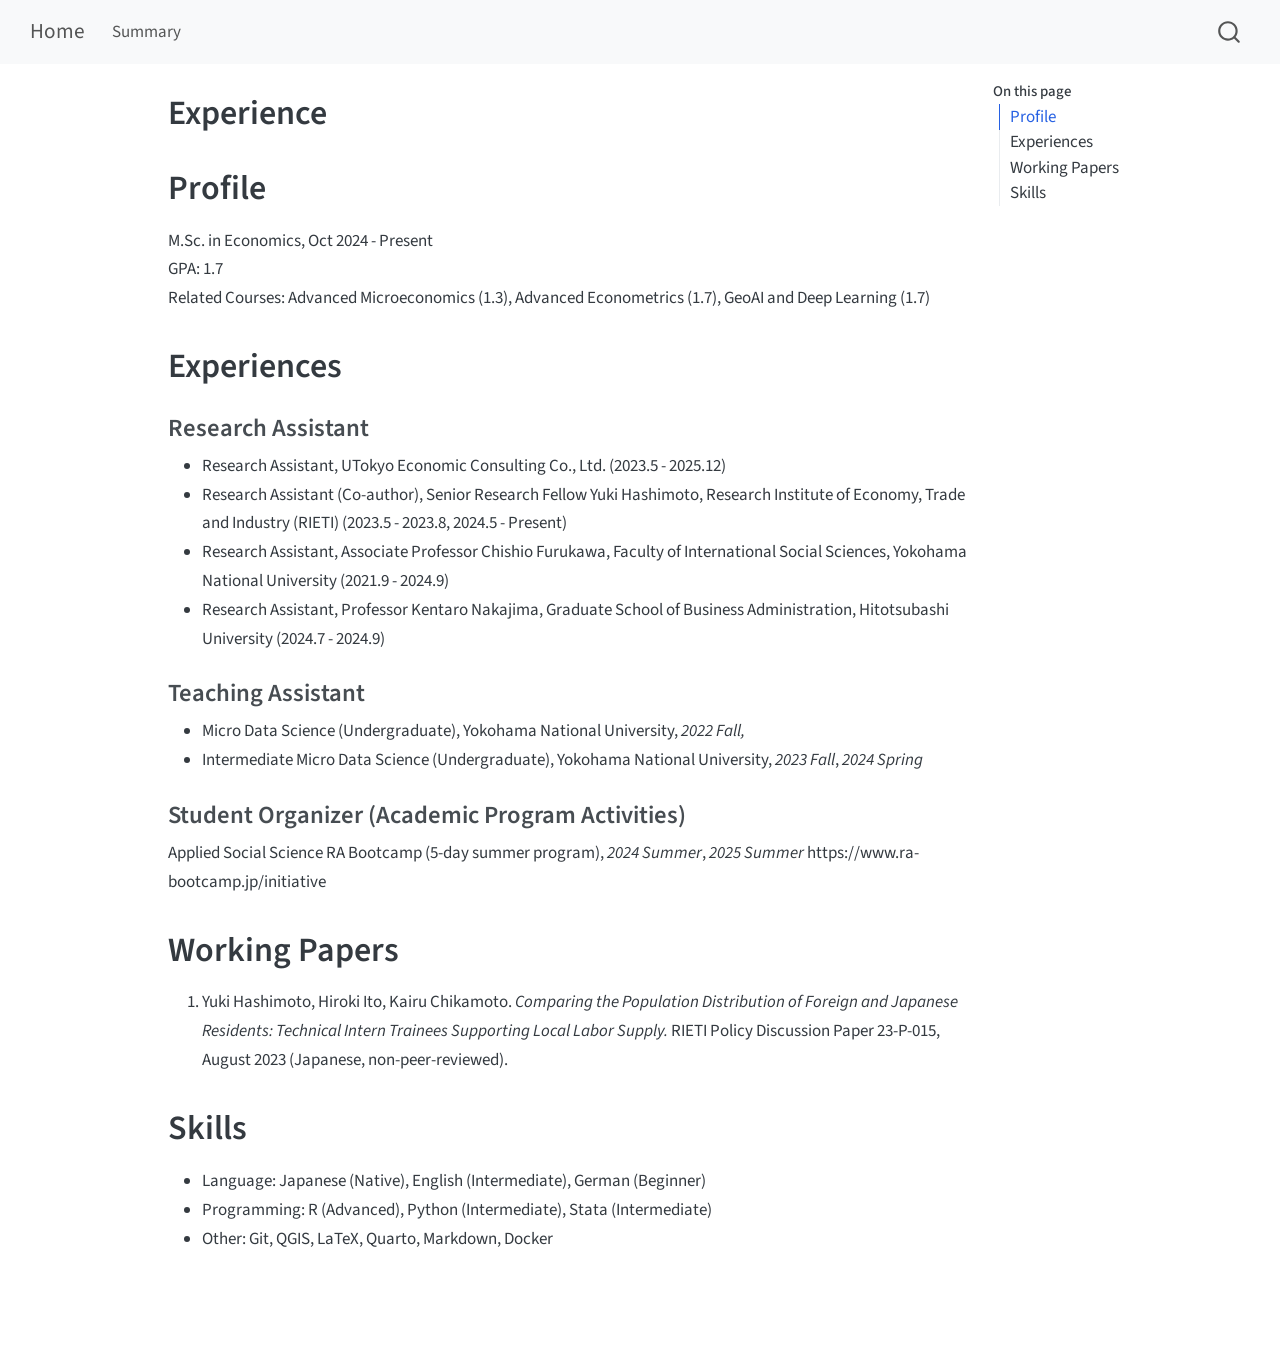
<file: contents/experience.html>
<!DOCTYPE html>
<html xmlns="http://www.w3.org/1999/xhtml" lang="en" xml:lang="en"><head>

<meta charset="utf-8">
<meta name="generator" content="quarto-1.6.43">

<meta name="viewport" content="width=device-width, initial-scale=1.0, user-scalable=yes">


<title>Experience – Home</title>
<style>
code{white-space: pre-wrap;}
span.smallcaps{font-variant: small-caps;}
div.columns{display: flex; gap: min(4vw, 1.5em);}
div.column{flex: auto; overflow-x: auto;}
div.hanging-indent{margin-left: 1.5em; text-indent: -1.5em;}
ul.task-list{list-style: none;}
ul.task-list li input[type="checkbox"] {
  width: 0.8em;
  margin: 0 0.8em 0.2em -1em; /* quarto-specific, see https://github.com/quarto-dev/quarto-cli/issues/4556 */ 
  vertical-align: middle;
}
</style>


<script src="../site_libs/quarto-nav/quarto-nav.js"></script>
<script src="../site_libs/quarto-nav/headroom.min.js"></script>
<script src="../site_libs/clipboard/clipboard.min.js"></script>
<script src="../site_libs/quarto-search/autocomplete.umd.js"></script>
<script src="../site_libs/quarto-search/fuse.min.js"></script>
<script src="../site_libs/quarto-search/quarto-search.js"></script>
<meta name="quarto:offset" content="../">
<script src="../site_libs/quarto-html/quarto.js"></script>
<script src="../site_libs/quarto-html/popper.min.js"></script>
<script src="../site_libs/quarto-html/tippy.umd.min.js"></script>
<script src="../site_libs/quarto-html/anchor.min.js"></script>
<link href="../site_libs/quarto-html/tippy.css" rel="stylesheet">
<link href="../site_libs/quarto-html/quarto-syntax-highlighting-d4d76bf8491c20bad77d141916dc28e1.css" rel="stylesheet" id="quarto-text-highlighting-styles">
<script src="../site_libs/bootstrap/bootstrap.min.js"></script>
<link href="../site_libs/bootstrap/bootstrap-icons.css" rel="stylesheet">
<link href="../site_libs/bootstrap/bootstrap-6bd9cfa162949bde0a231f530c97869d.min.css" rel="stylesheet" append-hash="true" id="quarto-bootstrap" data-mode="light">
<script id="quarto-search-options" type="application/json">{
  "location": "navbar",
  "copy-button": false,
  "collapse-after": 3,
  "panel-placement": "end",
  "type": "overlay",
  "limit": 50,
  "keyboard-shortcut": [
    "f",
    "/",
    "s"
  ],
  "show-item-context": false,
  "language": {
    "search-no-results-text": "No results",
    "search-matching-documents-text": "matching documents",
    "search-copy-link-title": "Copy link to search",
    "search-hide-matches-text": "Hide additional matches",
    "search-more-match-text": "more match in this document",
    "search-more-matches-text": "more matches in this document",
    "search-clear-button-title": "Clear",
    "search-text-placeholder": "",
    "search-detached-cancel-button-title": "Cancel",
    "search-submit-button-title": "Submit",
    "search-label": "Search"
  }
}</script>


<link rel="stylesheet" href="../styles.css">
</head>

<body class="nav-fixed">

<div id="quarto-search-results"></div>
  <header id="quarto-header" class="headroom fixed-top">
    <nav class="navbar navbar-expand-lg " data-bs-theme="dark">
      <div class="navbar-container container-fluid">
      <div class="navbar-brand-container mx-auto">
    <a class="navbar-brand" href="../index.html">
    <span class="navbar-title">Home</span>
    </a>
  </div>
            <div id="quarto-search" class="" title="Search"></div>
          <button class="navbar-toggler" type="button" data-bs-toggle="collapse" data-bs-target="#navbarCollapse" aria-controls="navbarCollapse" role="menu" aria-expanded="false" aria-label="Toggle navigation" onclick="if (window.quartoToggleHeadroom) { window.quartoToggleHeadroom(); }">
  <span class="navbar-toggler-icon"></span>
</button>
          <div class="collapse navbar-collapse" id="navbarCollapse">
            <ul class="navbar-nav navbar-nav-scroll me-auto">
  <li class="nav-item">
    <a class="nav-link" href="../contents/proposal-short.html"> 
<span class="menu-text">Summary</span></a>
  </li>  
</ul>
          </div> <!-- /navcollapse -->
            <div class="quarto-navbar-tools">
</div>
      </div> <!-- /container-fluid -->
    </nav>
</header>
<!-- content -->
<div id="quarto-content" class="quarto-container page-columns page-rows-contents page-layout-article page-navbar">
<!-- sidebar -->
<!-- margin-sidebar -->
    <div id="quarto-margin-sidebar" class="sidebar margin-sidebar">
        <nav id="TOC" role="doc-toc" class="toc-active">
    <h2 id="toc-title">On this page</h2>
   
  <ul>
  <li><a href="#profile" id="toc-profile" class="nav-link active" data-scroll-target="#profile">Profile</a></li>
  <li><a href="#experiences" id="toc-experiences" class="nav-link" data-scroll-target="#experiences">Experiences</a>
  <ul class="collapse">
  <li><a href="#research-assistant" id="toc-research-assistant" class="nav-link" data-scroll-target="#research-assistant">Research Assistant</a></li>
  <li><a href="#teaching-assistant" id="toc-teaching-assistant" class="nav-link" data-scroll-target="#teaching-assistant">Teaching Assistant</a></li>
  <li><a href="#student-organizer-academic-program-activities" id="toc-student-organizer-academic-program-activities" class="nav-link" data-scroll-target="#student-organizer-academic-program-activities">Student Organizer (Academic Program Activities)</a></li>
  </ul></li>
  <li><a href="#working-papers" id="toc-working-papers" class="nav-link" data-scroll-target="#working-papers">Working Papers</a></li>
  <li><a href="#skills" id="toc-skills" class="nav-link" data-scroll-target="#skills">Skills</a></li>
  </ul>
</nav>
    </div>
<!-- main -->
<main class="content" id="quarto-document-content">

<header id="title-block-header" class="quarto-title-block default">
<div class="quarto-title">
<h1 class="title">Experience</h1>
</div>



<div class="quarto-title-meta">

    
  
    
  </div>
  


</header>


<section id="profile" class="level1">
<h1>Profile</h1>
<p>M.Sc. in Economics, Oct 2024 - Present<br>
GPA: 1.7<br>
Related Courses: Advanced Microeconomics (1.3), Advanced Econometrics (1.7), GeoAI and Deep Learning (1.7)</p>
</section>
<section id="experiences" class="level1">
<h1>Experiences</h1>
<section id="research-assistant" class="level3">
<h3 class="anchored" data-anchor-id="research-assistant">Research Assistant</h3>
<ul>
<li>Research Assistant, UTokyo Economic Consulting Co., Ltd.&nbsp;(2023.5 - 2025.12)</li>
<li>Research Assistant (Co-author), Senior Research Fellow Yuki Hashimoto, Research Institute of Economy, Trade and Industry (RIETI) (2023.5 - 2023.8, 2024.5 - Present)</li>
<li>Research Assistant, Associate Professor Chishio Furukawa, Faculty of International Social Sciences, Yokohama National University (2021.9 - 2024.9)</li>
<li>Research Assistant, Professor Kentaro Nakajima, Graduate School of Business Administration, Hitotsubashi University (2024.7 - 2024.9)</li>
</ul>
</section>
<section id="teaching-assistant" class="level3">
<h3 class="anchored" data-anchor-id="teaching-assistant">Teaching Assistant</h3>
<ul>
<li>Micro Data Science (Undergraduate), Yokohama National University, <em>2022 Fall,</em></li>
<li>Intermediate Micro Data Science (Undergraduate), Yokohama National University, <em>2023 Fall</em>, <em>2024 Spring</em></li>
</ul>
</section>
<section id="student-organizer-academic-program-activities" class="level3">
<h3 class="anchored" data-anchor-id="student-organizer-academic-program-activities">Student Organizer (Academic Program Activities)</h3>
<p>Applied Social Science RA Bootcamp (5-day summer program), <em>2024 Summer</em>, <em>2025 Summer</em> https://www.ra-bootcamp.jp/initiative</p>
</section>
</section>
<section id="working-papers" class="level1">
<h1>Working Papers</h1>
<ol type="1">
<li>Yuki Hashimoto, Hiroki Ito, Kairu Chikamoto. <em>Comparing the Population Distribution of Foreign and Japanese Residents: Technical Intern Trainees Supporting Local Labor Supply.</em> RIETI Policy Discussion Paper 23-P-015, August 2023 (Japanese, non-peer-reviewed).</li>
</ol>
</section>
<section id="skills" class="level1">
<h1>Skills</h1>
<ul>
<li>Language: Japanese (Native), English (Intermediate), German (Beginner)</li>
<li>Programming: R (Advanced), Python (Intermediate), Stata (Intermediate)</li>
<li>Other: Git, QGIS, LaTeX, Quarto, Markdown, Docker</li>
</ul>


</section>

</main> <!-- /main -->
<script id="quarto-html-after-body" type="application/javascript">
window.document.addEventListener("DOMContentLoaded", function (event) {
  const toggleBodyColorMode = (bsSheetEl) => {
    const mode = bsSheetEl.getAttribute("data-mode");
    const bodyEl = window.document.querySelector("body");
    if (mode === "dark") {
      bodyEl.classList.add("quarto-dark");
      bodyEl.classList.remove("quarto-light");
    } else {
      bodyEl.classList.add("quarto-light");
      bodyEl.classList.remove("quarto-dark");
    }
  }
  const toggleBodyColorPrimary = () => {
    const bsSheetEl = window.document.querySelector("link#quarto-bootstrap");
    if (bsSheetEl) {
      toggleBodyColorMode(bsSheetEl);
    }
  }
  toggleBodyColorPrimary();  
  const icon = "";
  const anchorJS = new window.AnchorJS();
  anchorJS.options = {
    placement: 'right',
    icon: icon
  };
  anchorJS.add('.anchored');
  const isCodeAnnotation = (el) => {
    for (const clz of el.classList) {
      if (clz.startsWith('code-annotation-')) {                     
        return true;
      }
    }
    return false;
  }
  const onCopySuccess = function(e) {
    // button target
    const button = e.trigger;
    // don't keep focus
    button.blur();
    // flash "checked"
    button.classList.add('code-copy-button-checked');
    var currentTitle = button.getAttribute("title");
    button.setAttribute("title", "Copied!");
    let tooltip;
    if (window.bootstrap) {
      button.setAttribute("data-bs-toggle", "tooltip");
      button.setAttribute("data-bs-placement", "left");
      button.setAttribute("data-bs-title", "Copied!");
      tooltip = new bootstrap.Tooltip(button, 
        { trigger: "manual", 
          customClass: "code-copy-button-tooltip",
          offset: [0, -8]});
      tooltip.show();    
    }
    setTimeout(function() {
      if (tooltip) {
        tooltip.hide();
        button.removeAttribute("data-bs-title");
        button.removeAttribute("data-bs-toggle");
        button.removeAttribute("data-bs-placement");
      }
      button.setAttribute("title", currentTitle);
      button.classList.remove('code-copy-button-checked');
    }, 1000);
    // clear code selection
    e.clearSelection();
  }
  const getTextToCopy = function(trigger) {
      const codeEl = trigger.previousElementSibling.cloneNode(true);
      for (const childEl of codeEl.children) {
        if (isCodeAnnotation(childEl)) {
          childEl.remove();
        }
      }
      return codeEl.innerText;
  }
  const clipboard = new window.ClipboardJS('.code-copy-button:not([data-in-quarto-modal])', {
    text: getTextToCopy
  });
  clipboard.on('success', onCopySuccess);
  if (window.document.getElementById('quarto-embedded-source-code-modal')) {
    const clipboardModal = new window.ClipboardJS('.code-copy-button[data-in-quarto-modal]', {
      text: getTextToCopy,
      container: window.document.getElementById('quarto-embedded-source-code-modal')
    });
    clipboardModal.on('success', onCopySuccess);
  }
    var localhostRegex = new RegExp(/^(?:http|https):\/\/localhost\:?[0-9]*\//);
    var mailtoRegex = new RegExp(/^mailto:/);
      var filterRegex = new RegExp('/' + window.location.host + '/');
    var isInternal = (href) => {
        return filterRegex.test(href) || localhostRegex.test(href) || mailtoRegex.test(href);
    }
    // Inspect non-navigation links and adorn them if external
 	var links = window.document.querySelectorAll('a[href]:not(.nav-link):not(.navbar-brand):not(.toc-action):not(.sidebar-link):not(.sidebar-item-toggle):not(.pagination-link):not(.no-external):not([aria-hidden]):not(.dropdown-item):not(.quarto-navigation-tool):not(.about-link)');
    for (var i=0; i<links.length; i++) {
      const link = links[i];
      if (!isInternal(link.href)) {
        // undo the damage that might have been done by quarto-nav.js in the case of
        // links that we want to consider external
        if (link.dataset.originalHref !== undefined) {
          link.href = link.dataset.originalHref;
        }
      }
    }
  function tippyHover(el, contentFn, onTriggerFn, onUntriggerFn) {
    const config = {
      allowHTML: true,
      maxWidth: 500,
      delay: 100,
      arrow: false,
      appendTo: function(el) {
          return el.parentElement;
      },
      interactive: true,
      interactiveBorder: 10,
      theme: 'quarto',
      placement: 'bottom-start',
    };
    if (contentFn) {
      config.content = contentFn;
    }
    if (onTriggerFn) {
      config.onTrigger = onTriggerFn;
    }
    if (onUntriggerFn) {
      config.onUntrigger = onUntriggerFn;
    }
    window.tippy(el, config); 
  }
  const noterefs = window.document.querySelectorAll('a[role="doc-noteref"]');
  for (var i=0; i<noterefs.length; i++) {
    const ref = noterefs[i];
    tippyHover(ref, function() {
      // use id or data attribute instead here
      let href = ref.getAttribute('data-footnote-href') || ref.getAttribute('href');
      try { href = new URL(href).hash; } catch {}
      const id = href.replace(/^#\/?/, "");
      const note = window.document.getElementById(id);
      if (note) {
        return note.innerHTML;
      } else {
        return "";
      }
    });
  }
  const xrefs = window.document.querySelectorAll('a.quarto-xref');
  const processXRef = (id, note) => {
    // Strip column container classes
    const stripColumnClz = (el) => {
      el.classList.remove("page-full", "page-columns");
      if (el.children) {
        for (const child of el.children) {
          stripColumnClz(child);
        }
      }
    }
    stripColumnClz(note)
    if (id === null || id.startsWith('sec-')) {
      // Special case sections, only their first couple elements
      const container = document.createElement("div");
      if (note.children && note.children.length > 2) {
        container.appendChild(note.children[0].cloneNode(true));
        for (let i = 1; i < note.children.length; i++) {
          const child = note.children[i];
          if (child.tagName === "P" && child.innerText === "") {
            continue;
          } else {
            container.appendChild(child.cloneNode(true));
            break;
          }
        }
        if (window.Quarto?.typesetMath) {
          window.Quarto.typesetMath(container);
        }
        return container.innerHTML
      } else {
        if (window.Quarto?.typesetMath) {
          window.Quarto.typesetMath(note);
        }
        return note.innerHTML;
      }
    } else {
      // Remove any anchor links if they are present
      const anchorLink = note.querySelector('a.anchorjs-link');
      if (anchorLink) {
        anchorLink.remove();
      }
      if (window.Quarto?.typesetMath) {
        window.Quarto.typesetMath(note);
      }
      if (note.classList.contains("callout")) {
        return note.outerHTML;
      } else {
        return note.innerHTML;
      }
    }
  }
  for (var i=0; i<xrefs.length; i++) {
    const xref = xrefs[i];
    tippyHover(xref, undefined, function(instance) {
      instance.disable();
      let url = xref.getAttribute('href');
      let hash = undefined; 
      if (url.startsWith('#')) {
        hash = url;
      } else {
        try { hash = new URL(url).hash; } catch {}
      }
      if (hash) {
        const id = hash.replace(/^#\/?/, "");
        const note = window.document.getElementById(id);
        if (note !== null) {
          try {
            const html = processXRef(id, note.cloneNode(true));
            instance.setContent(html);
          } finally {
            instance.enable();
            instance.show();
          }
        } else {
          // See if we can fetch this
          fetch(url.split('#')[0])
          .then(res => res.text())
          .then(html => {
            const parser = new DOMParser();
            const htmlDoc = parser.parseFromString(html, "text/html");
            const note = htmlDoc.getElementById(id);
            if (note !== null) {
              const html = processXRef(id, note);
              instance.setContent(html);
            } 
          }).finally(() => {
            instance.enable();
            instance.show();
          });
        }
      } else {
        // See if we can fetch a full url (with no hash to target)
        // This is a special case and we should probably do some content thinning / targeting
        fetch(url)
        .then(res => res.text())
        .then(html => {
          const parser = new DOMParser();
          const htmlDoc = parser.parseFromString(html, "text/html");
          const note = htmlDoc.querySelector('main.content');
          if (note !== null) {
            // This should only happen for chapter cross references
            // (since there is no id in the URL)
            // remove the first header
            if (note.children.length > 0 && note.children[0].tagName === "HEADER") {
              note.children[0].remove();
            }
            const html = processXRef(null, note);
            instance.setContent(html);
          } 
        }).finally(() => {
          instance.enable();
          instance.show();
        });
      }
    }, function(instance) {
    });
  }
      let selectedAnnoteEl;
      const selectorForAnnotation = ( cell, annotation) => {
        let cellAttr = 'data-code-cell="' + cell + '"';
        let lineAttr = 'data-code-annotation="' +  annotation + '"';
        const selector = 'span[' + cellAttr + '][' + lineAttr + ']';
        return selector;
      }
      const selectCodeLines = (annoteEl) => {
        const doc = window.document;
        const targetCell = annoteEl.getAttribute("data-target-cell");
        const targetAnnotation = annoteEl.getAttribute("data-target-annotation");
        const annoteSpan = window.document.querySelector(selectorForAnnotation(targetCell, targetAnnotation));
        const lines = annoteSpan.getAttribute("data-code-lines").split(",");
        const lineIds = lines.map((line) => {
          return targetCell + "-" + line;
        })
        let top = null;
        let height = null;
        let parent = null;
        if (lineIds.length > 0) {
            //compute the position of the single el (top and bottom and make a div)
            const el = window.document.getElementById(lineIds[0]);
            top = el.offsetTop;
            height = el.offsetHeight;
            parent = el.parentElement.parentElement;
          if (lineIds.length > 1) {
            const lastEl = window.document.getElementById(lineIds[lineIds.length - 1]);
            const bottom = lastEl.offsetTop + lastEl.offsetHeight;
            height = bottom - top;
          }
          if (top !== null && height !== null && parent !== null) {
            // cook up a div (if necessary) and position it 
            let div = window.document.getElementById("code-annotation-line-highlight");
            if (div === null) {
              div = window.document.createElement("div");
              div.setAttribute("id", "code-annotation-line-highlight");
              div.style.position = 'absolute';
              parent.appendChild(div);
            }
            div.style.top = top - 2 + "px";
            div.style.height = height + 4 + "px";
            div.style.left = 0;
            let gutterDiv = window.document.getElementById("code-annotation-line-highlight-gutter");
            if (gutterDiv === null) {
              gutterDiv = window.document.createElement("div");
              gutterDiv.setAttribute("id", "code-annotation-line-highlight-gutter");
              gutterDiv.style.position = 'absolute';
              const codeCell = window.document.getElementById(targetCell);
              const gutter = codeCell.querySelector('.code-annotation-gutter');
              gutter.appendChild(gutterDiv);
            }
            gutterDiv.style.top = top - 2 + "px";
            gutterDiv.style.height = height + 4 + "px";
          }
          selectedAnnoteEl = annoteEl;
        }
      };
      const unselectCodeLines = () => {
        const elementsIds = ["code-annotation-line-highlight", "code-annotation-line-highlight-gutter"];
        elementsIds.forEach((elId) => {
          const div = window.document.getElementById(elId);
          if (div) {
            div.remove();
          }
        });
        selectedAnnoteEl = undefined;
      };
        // Handle positioning of the toggle
    window.addEventListener(
      "resize",
      throttle(() => {
        elRect = undefined;
        if (selectedAnnoteEl) {
          selectCodeLines(selectedAnnoteEl);
        }
      }, 10)
    );
    function throttle(fn, ms) {
    let throttle = false;
    let timer;
      return (...args) => {
        if(!throttle) { // first call gets through
            fn.apply(this, args);
            throttle = true;
        } else { // all the others get throttled
            if(timer) clearTimeout(timer); // cancel #2
            timer = setTimeout(() => {
              fn.apply(this, args);
              timer = throttle = false;
            }, ms);
        }
      };
    }
      // Attach click handler to the DT
      const annoteDls = window.document.querySelectorAll('dt[data-target-cell]');
      for (const annoteDlNode of annoteDls) {
        annoteDlNode.addEventListener('click', (event) => {
          const clickedEl = event.target;
          if (clickedEl !== selectedAnnoteEl) {
            unselectCodeLines();
            const activeEl = window.document.querySelector('dt[data-target-cell].code-annotation-active');
            if (activeEl) {
              activeEl.classList.remove('code-annotation-active');
            }
            selectCodeLines(clickedEl);
            clickedEl.classList.add('code-annotation-active');
          } else {
            // Unselect the line
            unselectCodeLines();
            clickedEl.classList.remove('code-annotation-active');
          }
        });
      }
  const findCites = (el) => {
    const parentEl = el.parentElement;
    if (parentEl) {
      const cites = parentEl.dataset.cites;
      if (cites) {
        return {
          el,
          cites: cites.split(' ')
        };
      } else {
        return findCites(el.parentElement)
      }
    } else {
      return undefined;
    }
  };
  var bibliorefs = window.document.querySelectorAll('a[role="doc-biblioref"]');
  for (var i=0; i<bibliorefs.length; i++) {
    const ref = bibliorefs[i];
    const citeInfo = findCites(ref);
    if (citeInfo) {
      tippyHover(citeInfo.el, function() {
        var popup = window.document.createElement('div');
        citeInfo.cites.forEach(function(cite) {
          var citeDiv = window.document.createElement('div');
          citeDiv.classList.add('hanging-indent');
          citeDiv.classList.add('csl-entry');
          var biblioDiv = window.document.getElementById('ref-' + cite);
          if (biblioDiv) {
            citeDiv.innerHTML = biblioDiv.innerHTML;
          }
          popup.appendChild(citeDiv);
        });
        return popup.innerHTML;
      });
    }
  }
});
</script>
</div> <!-- /content -->




</body></html>
</file>
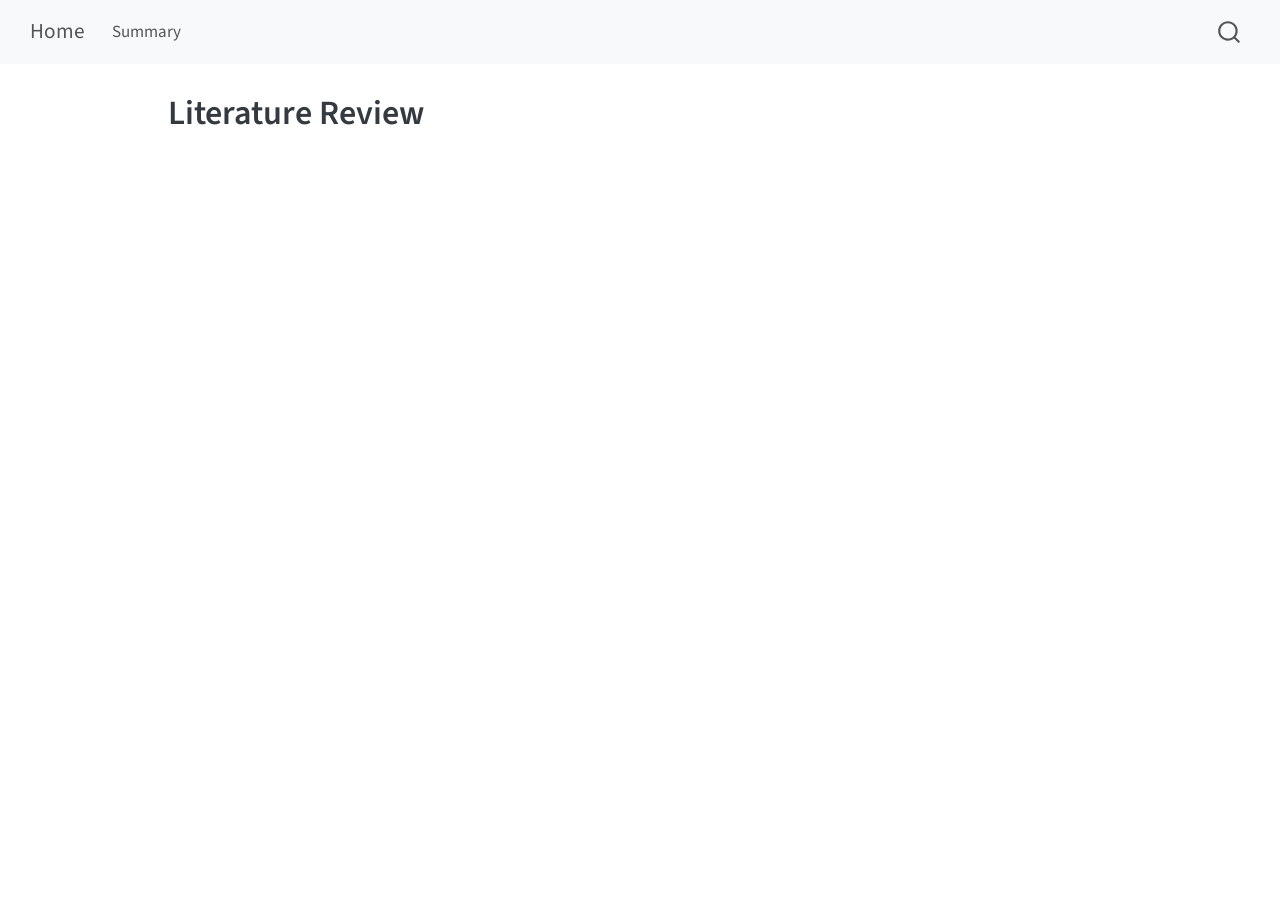
<file: contents/literature.html>
<!DOCTYPE html>
<html xmlns="http://www.w3.org/1999/xhtml" lang="en" xml:lang="en"><head>

<meta charset="utf-8">
<meta name="generator" content="quarto-1.6.43">

<meta name="viewport" content="width=device-width, initial-scale=1.0, user-scalable=yes">


<title>Literature Review – Home</title>
<style>
code{white-space: pre-wrap;}
span.smallcaps{font-variant: small-caps;}
div.columns{display: flex; gap: min(4vw, 1.5em);}
div.column{flex: auto; overflow-x: auto;}
div.hanging-indent{margin-left: 1.5em; text-indent: -1.5em;}
ul.task-list{list-style: none;}
ul.task-list li input[type="checkbox"] {
  width: 0.8em;
  margin: 0 0.8em 0.2em -1em; /* quarto-specific, see https://github.com/quarto-dev/quarto-cli/issues/4556 */ 
  vertical-align: middle;
}
</style>


<script src="../site_libs/quarto-nav/quarto-nav.js"></script>
<script src="../site_libs/quarto-nav/headroom.min.js"></script>
<script src="../site_libs/clipboard/clipboard.min.js"></script>
<script src="../site_libs/quarto-search/autocomplete.umd.js"></script>
<script src="../site_libs/quarto-search/fuse.min.js"></script>
<script src="../site_libs/quarto-search/quarto-search.js"></script>
<meta name="quarto:offset" content="../">
<script src="../site_libs/quarto-html/quarto.js"></script>
<script src="../site_libs/quarto-html/popper.min.js"></script>
<script src="../site_libs/quarto-html/tippy.umd.min.js"></script>
<script src="../site_libs/quarto-html/anchor.min.js"></script>
<link href="../site_libs/quarto-html/tippy.css" rel="stylesheet">
<link href="../site_libs/quarto-html/quarto-syntax-highlighting-d4d76bf8491c20bad77d141916dc28e1.css" rel="stylesheet" id="quarto-text-highlighting-styles">
<script src="../site_libs/bootstrap/bootstrap.min.js"></script>
<link href="../site_libs/bootstrap/bootstrap-icons.css" rel="stylesheet">
<link href="../site_libs/bootstrap/bootstrap-6bd9cfa162949bde0a231f530c97869d.min.css" rel="stylesheet" append-hash="true" id="quarto-bootstrap" data-mode="light">
<script id="quarto-search-options" type="application/json">{
  "location": "navbar",
  "copy-button": false,
  "collapse-after": 3,
  "panel-placement": "end",
  "type": "overlay",
  "limit": 50,
  "keyboard-shortcut": [
    "f",
    "/",
    "s"
  ],
  "show-item-context": false,
  "language": {
    "search-no-results-text": "No results",
    "search-matching-documents-text": "matching documents",
    "search-copy-link-title": "Copy link to search",
    "search-hide-matches-text": "Hide additional matches",
    "search-more-match-text": "more match in this document",
    "search-more-matches-text": "more matches in this document",
    "search-clear-button-title": "Clear",
    "search-text-placeholder": "",
    "search-detached-cancel-button-title": "Cancel",
    "search-submit-button-title": "Submit",
    "search-label": "Search"
  }
}</script>


<link rel="stylesheet" href="../styles.css">
</head>

<body class="nav-fixed">

<div id="quarto-search-results"></div>
  <header id="quarto-header" class="headroom fixed-top">
    <nav class="navbar navbar-expand-lg " data-bs-theme="dark">
      <div class="navbar-container container-fluid">
      <div class="navbar-brand-container mx-auto">
    <a class="navbar-brand" href="../index.html">
    <span class="navbar-title">Home</span>
    </a>
  </div>
            <div id="quarto-search" class="" title="Search"></div>
          <button class="navbar-toggler" type="button" data-bs-toggle="collapse" data-bs-target="#navbarCollapse" aria-controls="navbarCollapse" role="menu" aria-expanded="false" aria-label="Toggle navigation" onclick="if (window.quartoToggleHeadroom) { window.quartoToggleHeadroom(); }">
  <span class="navbar-toggler-icon"></span>
</button>
          <div class="collapse navbar-collapse" id="navbarCollapse">
            <ul class="navbar-nav navbar-nav-scroll me-auto">
  <li class="nav-item">
    <a class="nav-link" href="../contents/proposal-short.html"> 
<span class="menu-text">Summary</span></a>
  </li>  
</ul>
          </div> <!-- /navcollapse -->
            <div class="quarto-navbar-tools">
</div>
      </div> <!-- /container-fluid -->
    </nav>
</header>
<!-- content -->
<div id="quarto-content" class="quarto-container page-columns page-rows-contents page-layout-article page-navbar">
<!-- sidebar -->
<!-- margin-sidebar -->
    <div id="quarto-margin-sidebar" class="sidebar margin-sidebar zindex-bottom">
        
    </div>
<!-- main -->
<main class="content" id="quarto-document-content">

<header id="title-block-header" class="quarto-title-block default">
<div class="quarto-title">
<h1 class="title">Literature Review</h1>
</div>



<div class="quarto-title-meta">

    
  
    
  </div>
  


</header>





</main> <!-- /main -->
<script id="quarto-html-after-body" type="application/javascript">
window.document.addEventListener("DOMContentLoaded", function (event) {
  const toggleBodyColorMode = (bsSheetEl) => {
    const mode = bsSheetEl.getAttribute("data-mode");
    const bodyEl = window.document.querySelector("body");
    if (mode === "dark") {
      bodyEl.classList.add("quarto-dark");
      bodyEl.classList.remove("quarto-light");
    } else {
      bodyEl.classList.add("quarto-light");
      bodyEl.classList.remove("quarto-dark");
    }
  }
  const toggleBodyColorPrimary = () => {
    const bsSheetEl = window.document.querySelector("link#quarto-bootstrap");
    if (bsSheetEl) {
      toggleBodyColorMode(bsSheetEl);
    }
  }
  toggleBodyColorPrimary();  
  const icon = "";
  const anchorJS = new window.AnchorJS();
  anchorJS.options = {
    placement: 'right',
    icon: icon
  };
  anchorJS.add('.anchored');
  const isCodeAnnotation = (el) => {
    for (const clz of el.classList) {
      if (clz.startsWith('code-annotation-')) {                     
        return true;
      }
    }
    return false;
  }
  const onCopySuccess = function(e) {
    // button target
    const button = e.trigger;
    // don't keep focus
    button.blur();
    // flash "checked"
    button.classList.add('code-copy-button-checked');
    var currentTitle = button.getAttribute("title");
    button.setAttribute("title", "Copied!");
    let tooltip;
    if (window.bootstrap) {
      button.setAttribute("data-bs-toggle", "tooltip");
      button.setAttribute("data-bs-placement", "left");
      button.setAttribute("data-bs-title", "Copied!");
      tooltip = new bootstrap.Tooltip(button, 
        { trigger: "manual", 
          customClass: "code-copy-button-tooltip",
          offset: [0, -8]});
      tooltip.show();    
    }
    setTimeout(function() {
      if (tooltip) {
        tooltip.hide();
        button.removeAttribute("data-bs-title");
        button.removeAttribute("data-bs-toggle");
        button.removeAttribute("data-bs-placement");
      }
      button.setAttribute("title", currentTitle);
      button.classList.remove('code-copy-button-checked');
    }, 1000);
    // clear code selection
    e.clearSelection();
  }
  const getTextToCopy = function(trigger) {
      const codeEl = trigger.previousElementSibling.cloneNode(true);
      for (const childEl of codeEl.children) {
        if (isCodeAnnotation(childEl)) {
          childEl.remove();
        }
      }
      return codeEl.innerText;
  }
  const clipboard = new window.ClipboardJS('.code-copy-button:not([data-in-quarto-modal])', {
    text: getTextToCopy
  });
  clipboard.on('success', onCopySuccess);
  if (window.document.getElementById('quarto-embedded-source-code-modal')) {
    const clipboardModal = new window.ClipboardJS('.code-copy-button[data-in-quarto-modal]', {
      text: getTextToCopy,
      container: window.document.getElementById('quarto-embedded-source-code-modal')
    });
    clipboardModal.on('success', onCopySuccess);
  }
    var localhostRegex = new RegExp(/^(?:http|https):\/\/localhost\:?[0-9]*\//);
    var mailtoRegex = new RegExp(/^mailto:/);
      var filterRegex = new RegExp('/' + window.location.host + '/');
    var isInternal = (href) => {
        return filterRegex.test(href) || localhostRegex.test(href) || mailtoRegex.test(href);
    }
    // Inspect non-navigation links and adorn them if external
 	var links = window.document.querySelectorAll('a[href]:not(.nav-link):not(.navbar-brand):not(.toc-action):not(.sidebar-link):not(.sidebar-item-toggle):not(.pagination-link):not(.no-external):not([aria-hidden]):not(.dropdown-item):not(.quarto-navigation-tool):not(.about-link)');
    for (var i=0; i<links.length; i++) {
      const link = links[i];
      if (!isInternal(link.href)) {
        // undo the damage that might have been done by quarto-nav.js in the case of
        // links that we want to consider external
        if (link.dataset.originalHref !== undefined) {
          link.href = link.dataset.originalHref;
        }
      }
    }
  function tippyHover(el, contentFn, onTriggerFn, onUntriggerFn) {
    const config = {
      allowHTML: true,
      maxWidth: 500,
      delay: 100,
      arrow: false,
      appendTo: function(el) {
          return el.parentElement;
      },
      interactive: true,
      interactiveBorder: 10,
      theme: 'quarto',
      placement: 'bottom-start',
    };
    if (contentFn) {
      config.content = contentFn;
    }
    if (onTriggerFn) {
      config.onTrigger = onTriggerFn;
    }
    if (onUntriggerFn) {
      config.onUntrigger = onUntriggerFn;
    }
    window.tippy(el, config); 
  }
  const noterefs = window.document.querySelectorAll('a[role="doc-noteref"]');
  for (var i=0; i<noterefs.length; i++) {
    const ref = noterefs[i];
    tippyHover(ref, function() {
      // use id or data attribute instead here
      let href = ref.getAttribute('data-footnote-href') || ref.getAttribute('href');
      try { href = new URL(href).hash; } catch {}
      const id = href.replace(/^#\/?/, "");
      const note = window.document.getElementById(id);
      if (note) {
        return note.innerHTML;
      } else {
        return "";
      }
    });
  }
  const xrefs = window.document.querySelectorAll('a.quarto-xref');
  const processXRef = (id, note) => {
    // Strip column container classes
    const stripColumnClz = (el) => {
      el.classList.remove("page-full", "page-columns");
      if (el.children) {
        for (const child of el.children) {
          stripColumnClz(child);
        }
      }
    }
    stripColumnClz(note)
    if (id === null || id.startsWith('sec-')) {
      // Special case sections, only their first couple elements
      const container = document.createElement("div");
      if (note.children && note.children.length > 2) {
        container.appendChild(note.children[0].cloneNode(true));
        for (let i = 1; i < note.children.length; i++) {
          const child = note.children[i];
          if (child.tagName === "P" && child.innerText === "") {
            continue;
          } else {
            container.appendChild(child.cloneNode(true));
            break;
          }
        }
        if (window.Quarto?.typesetMath) {
          window.Quarto.typesetMath(container);
        }
        return container.innerHTML
      } else {
        if (window.Quarto?.typesetMath) {
          window.Quarto.typesetMath(note);
        }
        return note.innerHTML;
      }
    } else {
      // Remove any anchor links if they are present
      const anchorLink = note.querySelector('a.anchorjs-link');
      if (anchorLink) {
        anchorLink.remove();
      }
      if (window.Quarto?.typesetMath) {
        window.Quarto.typesetMath(note);
      }
      if (note.classList.contains("callout")) {
        return note.outerHTML;
      } else {
        return note.innerHTML;
      }
    }
  }
  for (var i=0; i<xrefs.length; i++) {
    const xref = xrefs[i];
    tippyHover(xref, undefined, function(instance) {
      instance.disable();
      let url = xref.getAttribute('href');
      let hash = undefined; 
      if (url.startsWith('#')) {
        hash = url;
      } else {
        try { hash = new URL(url).hash; } catch {}
      }
      if (hash) {
        const id = hash.replace(/^#\/?/, "");
        const note = window.document.getElementById(id);
        if (note !== null) {
          try {
            const html = processXRef(id, note.cloneNode(true));
            instance.setContent(html);
          } finally {
            instance.enable();
            instance.show();
          }
        } else {
          // See if we can fetch this
          fetch(url.split('#')[0])
          .then(res => res.text())
          .then(html => {
            const parser = new DOMParser();
            const htmlDoc = parser.parseFromString(html, "text/html");
            const note = htmlDoc.getElementById(id);
            if (note !== null) {
              const html = processXRef(id, note);
              instance.setContent(html);
            } 
          }).finally(() => {
            instance.enable();
            instance.show();
          });
        }
      } else {
        // See if we can fetch a full url (with no hash to target)
        // This is a special case and we should probably do some content thinning / targeting
        fetch(url)
        .then(res => res.text())
        .then(html => {
          const parser = new DOMParser();
          const htmlDoc = parser.parseFromString(html, "text/html");
          const note = htmlDoc.querySelector('main.content');
          if (note !== null) {
            // This should only happen for chapter cross references
            // (since there is no id in the URL)
            // remove the first header
            if (note.children.length > 0 && note.children[0].tagName === "HEADER") {
              note.children[0].remove();
            }
            const html = processXRef(null, note);
            instance.setContent(html);
          } 
        }).finally(() => {
          instance.enable();
          instance.show();
        });
      }
    }, function(instance) {
    });
  }
      let selectedAnnoteEl;
      const selectorForAnnotation = ( cell, annotation) => {
        let cellAttr = 'data-code-cell="' + cell + '"';
        let lineAttr = 'data-code-annotation="' +  annotation + '"';
        const selector = 'span[' + cellAttr + '][' + lineAttr + ']';
        return selector;
      }
      const selectCodeLines = (annoteEl) => {
        const doc = window.document;
        const targetCell = annoteEl.getAttribute("data-target-cell");
        const targetAnnotation = annoteEl.getAttribute("data-target-annotation");
        const annoteSpan = window.document.querySelector(selectorForAnnotation(targetCell, targetAnnotation));
        const lines = annoteSpan.getAttribute("data-code-lines").split(",");
        const lineIds = lines.map((line) => {
          return targetCell + "-" + line;
        })
        let top = null;
        let height = null;
        let parent = null;
        if (lineIds.length > 0) {
            //compute the position of the single el (top and bottom and make a div)
            const el = window.document.getElementById(lineIds[0]);
            top = el.offsetTop;
            height = el.offsetHeight;
            parent = el.parentElement.parentElement;
          if (lineIds.length > 1) {
            const lastEl = window.document.getElementById(lineIds[lineIds.length - 1]);
            const bottom = lastEl.offsetTop + lastEl.offsetHeight;
            height = bottom - top;
          }
          if (top !== null && height !== null && parent !== null) {
            // cook up a div (if necessary) and position it 
            let div = window.document.getElementById("code-annotation-line-highlight");
            if (div === null) {
              div = window.document.createElement("div");
              div.setAttribute("id", "code-annotation-line-highlight");
              div.style.position = 'absolute';
              parent.appendChild(div);
            }
            div.style.top = top - 2 + "px";
            div.style.height = height + 4 + "px";
            div.style.left = 0;
            let gutterDiv = window.document.getElementById("code-annotation-line-highlight-gutter");
            if (gutterDiv === null) {
              gutterDiv = window.document.createElement("div");
              gutterDiv.setAttribute("id", "code-annotation-line-highlight-gutter");
              gutterDiv.style.position = 'absolute';
              const codeCell = window.document.getElementById(targetCell);
              const gutter = codeCell.querySelector('.code-annotation-gutter');
              gutter.appendChild(gutterDiv);
            }
            gutterDiv.style.top = top - 2 + "px";
            gutterDiv.style.height = height + 4 + "px";
          }
          selectedAnnoteEl = annoteEl;
        }
      };
      const unselectCodeLines = () => {
        const elementsIds = ["code-annotation-line-highlight", "code-annotation-line-highlight-gutter"];
        elementsIds.forEach((elId) => {
          const div = window.document.getElementById(elId);
          if (div) {
            div.remove();
          }
        });
        selectedAnnoteEl = undefined;
      };
        // Handle positioning of the toggle
    window.addEventListener(
      "resize",
      throttle(() => {
        elRect = undefined;
        if (selectedAnnoteEl) {
          selectCodeLines(selectedAnnoteEl);
        }
      }, 10)
    );
    function throttle(fn, ms) {
    let throttle = false;
    let timer;
      return (...args) => {
        if(!throttle) { // first call gets through
            fn.apply(this, args);
            throttle = true;
        } else { // all the others get throttled
            if(timer) clearTimeout(timer); // cancel #2
            timer = setTimeout(() => {
              fn.apply(this, args);
              timer = throttle = false;
            }, ms);
        }
      };
    }
      // Attach click handler to the DT
      const annoteDls = window.document.querySelectorAll('dt[data-target-cell]');
      for (const annoteDlNode of annoteDls) {
        annoteDlNode.addEventListener('click', (event) => {
          const clickedEl = event.target;
          if (clickedEl !== selectedAnnoteEl) {
            unselectCodeLines();
            const activeEl = window.document.querySelector('dt[data-target-cell].code-annotation-active');
            if (activeEl) {
              activeEl.classList.remove('code-annotation-active');
            }
            selectCodeLines(clickedEl);
            clickedEl.classList.add('code-annotation-active');
          } else {
            // Unselect the line
            unselectCodeLines();
            clickedEl.classList.remove('code-annotation-active');
          }
        });
      }
  const findCites = (el) => {
    const parentEl = el.parentElement;
    if (parentEl) {
      const cites = parentEl.dataset.cites;
      if (cites) {
        return {
          el,
          cites: cites.split(' ')
        };
      } else {
        return findCites(el.parentElement)
      }
    } else {
      return undefined;
    }
  };
  var bibliorefs = window.document.querySelectorAll('a[role="doc-biblioref"]');
  for (var i=0; i<bibliorefs.length; i++) {
    const ref = bibliorefs[i];
    const citeInfo = findCites(ref);
    if (citeInfo) {
      tippyHover(citeInfo.el, function() {
        var popup = window.document.createElement('div');
        citeInfo.cites.forEach(function(cite) {
          var citeDiv = window.document.createElement('div');
          citeDiv.classList.add('hanging-indent');
          citeDiv.classList.add('csl-entry');
          var biblioDiv = window.document.getElementById('ref-' + cite);
          if (biblioDiv) {
            citeDiv.innerHTML = biblioDiv.innerHTML;
          }
          popup.appendChild(citeDiv);
        });
        return popup.innerHTML;
      });
    }
  }
});
</script>
</div> <!-- /content -->




</body></html>
</file>
<file: site_libs/quarto-html/tippy.css>
.tippy-box[data-animation=fade][data-state=hidden]{opacity:0}[data-tippy-root]{max-width:calc(100vw - 10px)}.tippy-box{position:relative;background-color:#333;color:#fff;border-radius:4px;font-size:14px;line-height:1.4;white-space:normal;outline:0;transition-property:transform,visibility,opacity}.tippy-box[data-placement^=top]>.tippy-arrow{bottom:0}.tippy-box[data-placement^=top]>.tippy-arrow:before{bottom:-7px;left:0;border-width:8px 8px 0;border-top-color:initial;transform-origin:center top}.tippy-box[data-placement^=bottom]>.tippy-arrow{top:0}.tippy-box[data-placement^=bottom]>.tippy-arrow:before{top:-7px;left:0;border-width:0 8px 8px;border-bottom-color:initial;transform-origin:center bottom}.tippy-box[data-placement^=left]>.tippy-arrow{right:0}.tippy-box[data-placement^=left]>.tippy-arrow:before{border-width:8px 0 8px 8px;border-left-color:initial;right:-7px;transform-origin:center left}.tippy-box[data-placement^=right]>.tippy-arrow{left:0}.tippy-box[data-placement^=right]>.tippy-arrow:before{left:-7px;border-width:8px 8px 8px 0;border-right-color:initial;transform-origin:center right}.tippy-box[data-inertia][data-state=visible]{transition-timing-function:cubic-bezier(.54,1.5,.38,1.11)}.tippy-arrow{width:16px;height:16px;color:#333}.tippy-arrow:before{content:"";position:absolute;border-color:transparent;border-style:solid}.tippy-content{position:relative;padding:5px 9px;z-index:1}
</file>
<file: site_libs/quarto-html/quarto-syntax-highlighting-d4d76bf8491c20bad77d141916dc28e1.css>
/* quarto syntax highlight colors */
:root {
  --quarto-hl-ot-color: #003B4F;
  --quarto-hl-at-color: #657422;
  --quarto-hl-ss-color: #20794D;
  --quarto-hl-an-color: #5E5E5E;
  --quarto-hl-fu-color: #4758AB;
  --quarto-hl-st-color: #20794D;
  --quarto-hl-cf-color: #003B4F;
  --quarto-hl-op-color: #5E5E5E;
  --quarto-hl-er-color: #AD0000;
  --quarto-hl-bn-color: #AD0000;
  --quarto-hl-al-color: #AD0000;
  --quarto-hl-va-color: #111111;
  --quarto-hl-bu-color: inherit;
  --quarto-hl-ex-color: inherit;
  --quarto-hl-pp-color: #AD0000;
  --quarto-hl-in-color: #5E5E5E;
  --quarto-hl-vs-color: #20794D;
  --quarto-hl-wa-color: #5E5E5E;
  --quarto-hl-do-color: #5E5E5E;
  --quarto-hl-im-color: #00769E;
  --quarto-hl-ch-color: #20794D;
  --quarto-hl-dt-color: #AD0000;
  --quarto-hl-fl-color: #AD0000;
  --quarto-hl-co-color: #5E5E5E;
  --quarto-hl-cv-color: #5E5E5E;
  --quarto-hl-cn-color: #8f5902;
  --quarto-hl-sc-color: #5E5E5E;
  --quarto-hl-dv-color: #AD0000;
  --quarto-hl-kw-color: #003B4F;
}

/* other quarto variables */
:root {
  --quarto-font-monospace: SFMono-Regular, Menlo, Monaco, Consolas, "Liberation Mono", "Courier New", monospace;
}

pre > code.sourceCode > span {
  color: #003B4F;
}

code span {
  color: #003B4F;
}

code.sourceCode > span {
  color: #003B4F;
}

div.sourceCode,
div.sourceCode pre.sourceCode {
  color: #003B4F;
}

code span.ot {
  color: #003B4F;
  font-style: inherit;
}

code span.at {
  color: #657422;
  font-style: inherit;
}

code span.ss {
  color: #20794D;
  font-style: inherit;
}

code span.an {
  color: #5E5E5E;
  font-style: inherit;
}

code span.fu {
  color: #4758AB;
  font-style: inherit;
}

code span.st {
  color: #20794D;
  font-style: inherit;
}

code span.cf {
  color: #003B4F;
  font-weight: bold;
  font-style: inherit;
}

code span.op {
  color: #5E5E5E;
  font-style: inherit;
}

code span.er {
  color: #AD0000;
  font-style: inherit;
}

code span.bn {
  color: #AD0000;
  font-style: inherit;
}

code span.al {
  color: #AD0000;
  font-style: inherit;
}

code span.va {
  color: #111111;
  font-style: inherit;
}

code span.bu {
  font-style: inherit;
}

code span.ex {
  font-style: inherit;
}

code span.pp {
  color: #AD0000;
  font-style: inherit;
}

code span.in {
  color: #5E5E5E;
  font-style: inherit;
}

code span.vs {
  color: #20794D;
  font-style: inherit;
}

code span.wa {
  color: #5E5E5E;
  font-style: italic;
}

code span.do {
  color: #5E5E5E;
  font-style: italic;
}

code span.im {
  color: #00769E;
  font-style: inherit;
}

code span.ch {
  color: #20794D;
  font-style: inherit;
}

code span.dt {
  color: #AD0000;
  font-style: inherit;
}

code span.fl {
  color: #AD0000;
  font-style: inherit;
}

code span.co {
  color: #5E5E5E;
  font-style: inherit;
}

code span.cv {
  color: #5E5E5E;
  font-style: italic;
}

code span.cn {
  color: #8f5902;
  font-style: inherit;
}

code span.sc {
  color: #5E5E5E;
  font-style: inherit;
}

code span.dv {
  color: #AD0000;
  font-style: inherit;
}

code span.kw {
  color: #003B4F;
  font-weight: bold;
  font-style: inherit;
}

.prevent-inlining {
  content: "</";
}

/*# sourceMappingURL=c9c5d451c23b744f9cb2c98992a0aef2.css.map */
</file>
<file: styles.css>
/* Simple, near-default styling */

body {
	line-height: 1.7;
}

h2,
h3 {
	margin-top: 1.5rem;
}

p,
li {
	font-size: 1rem;
}
</file>
